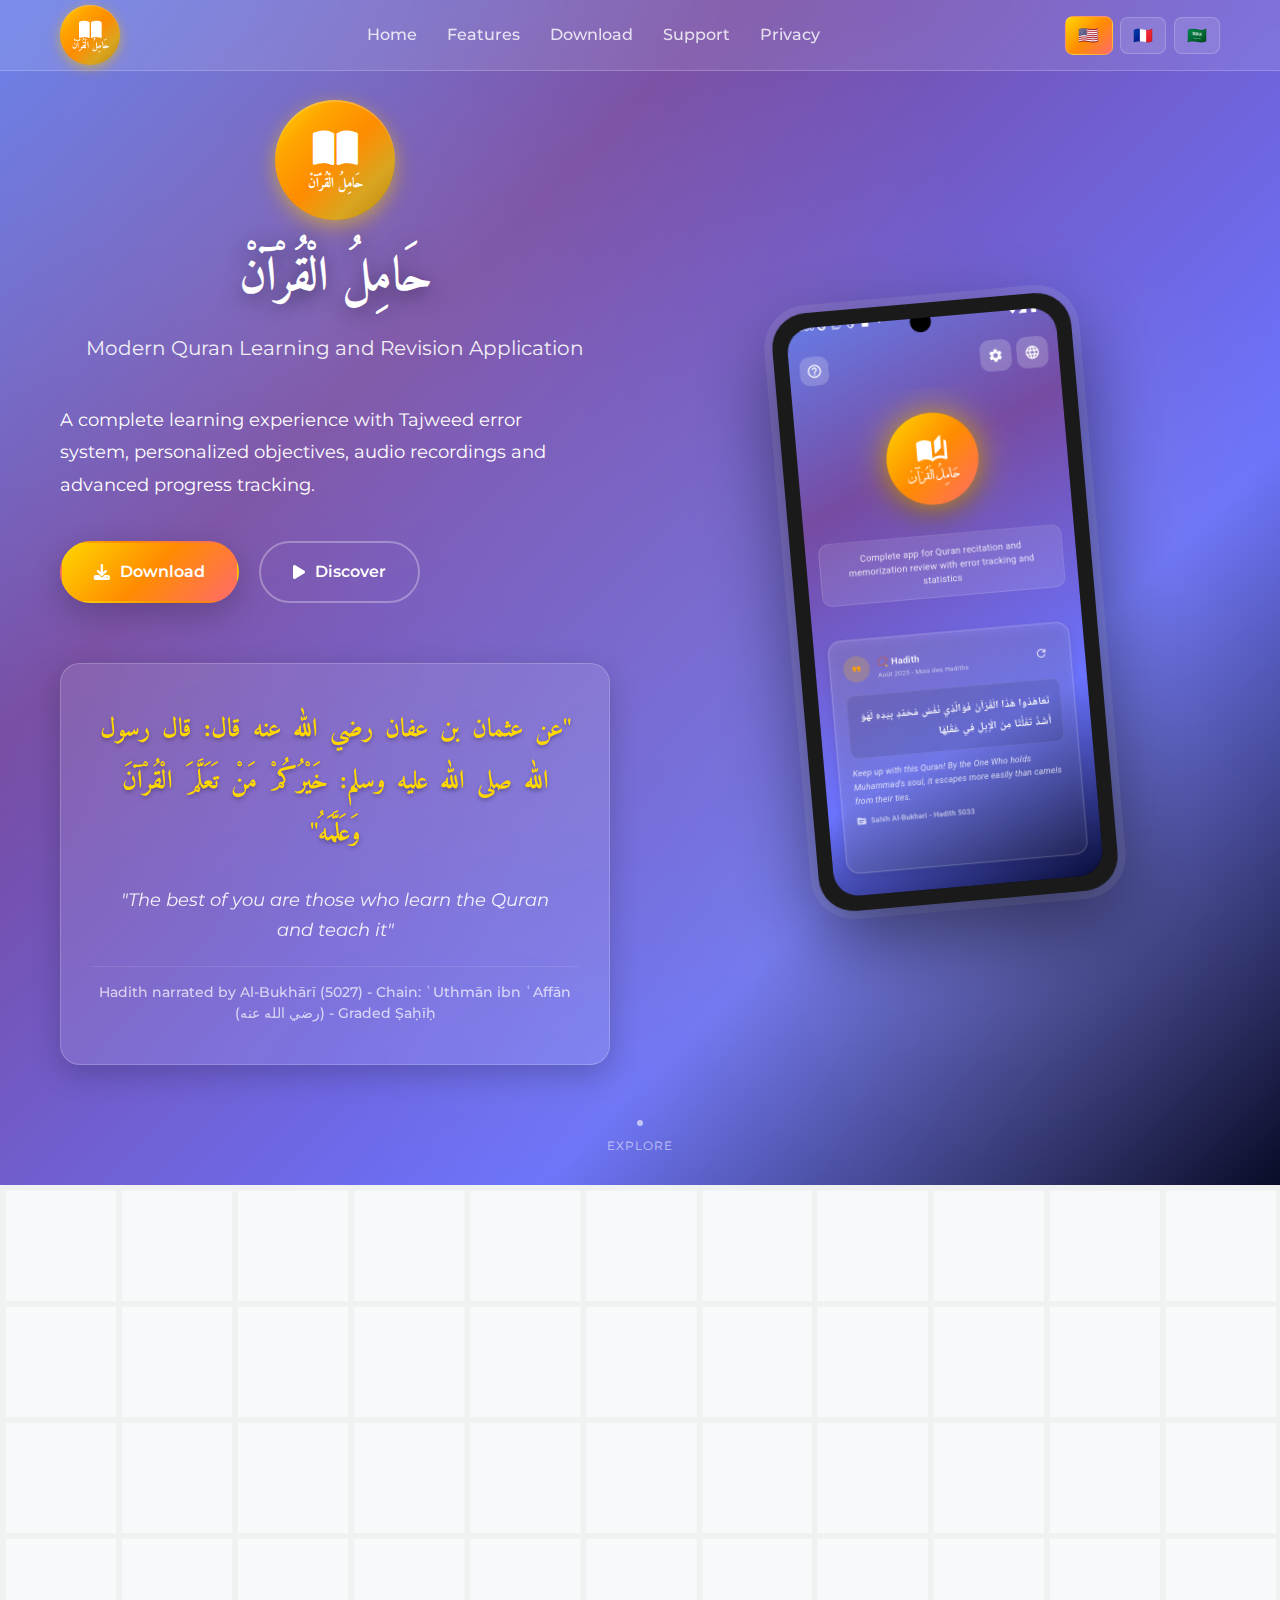
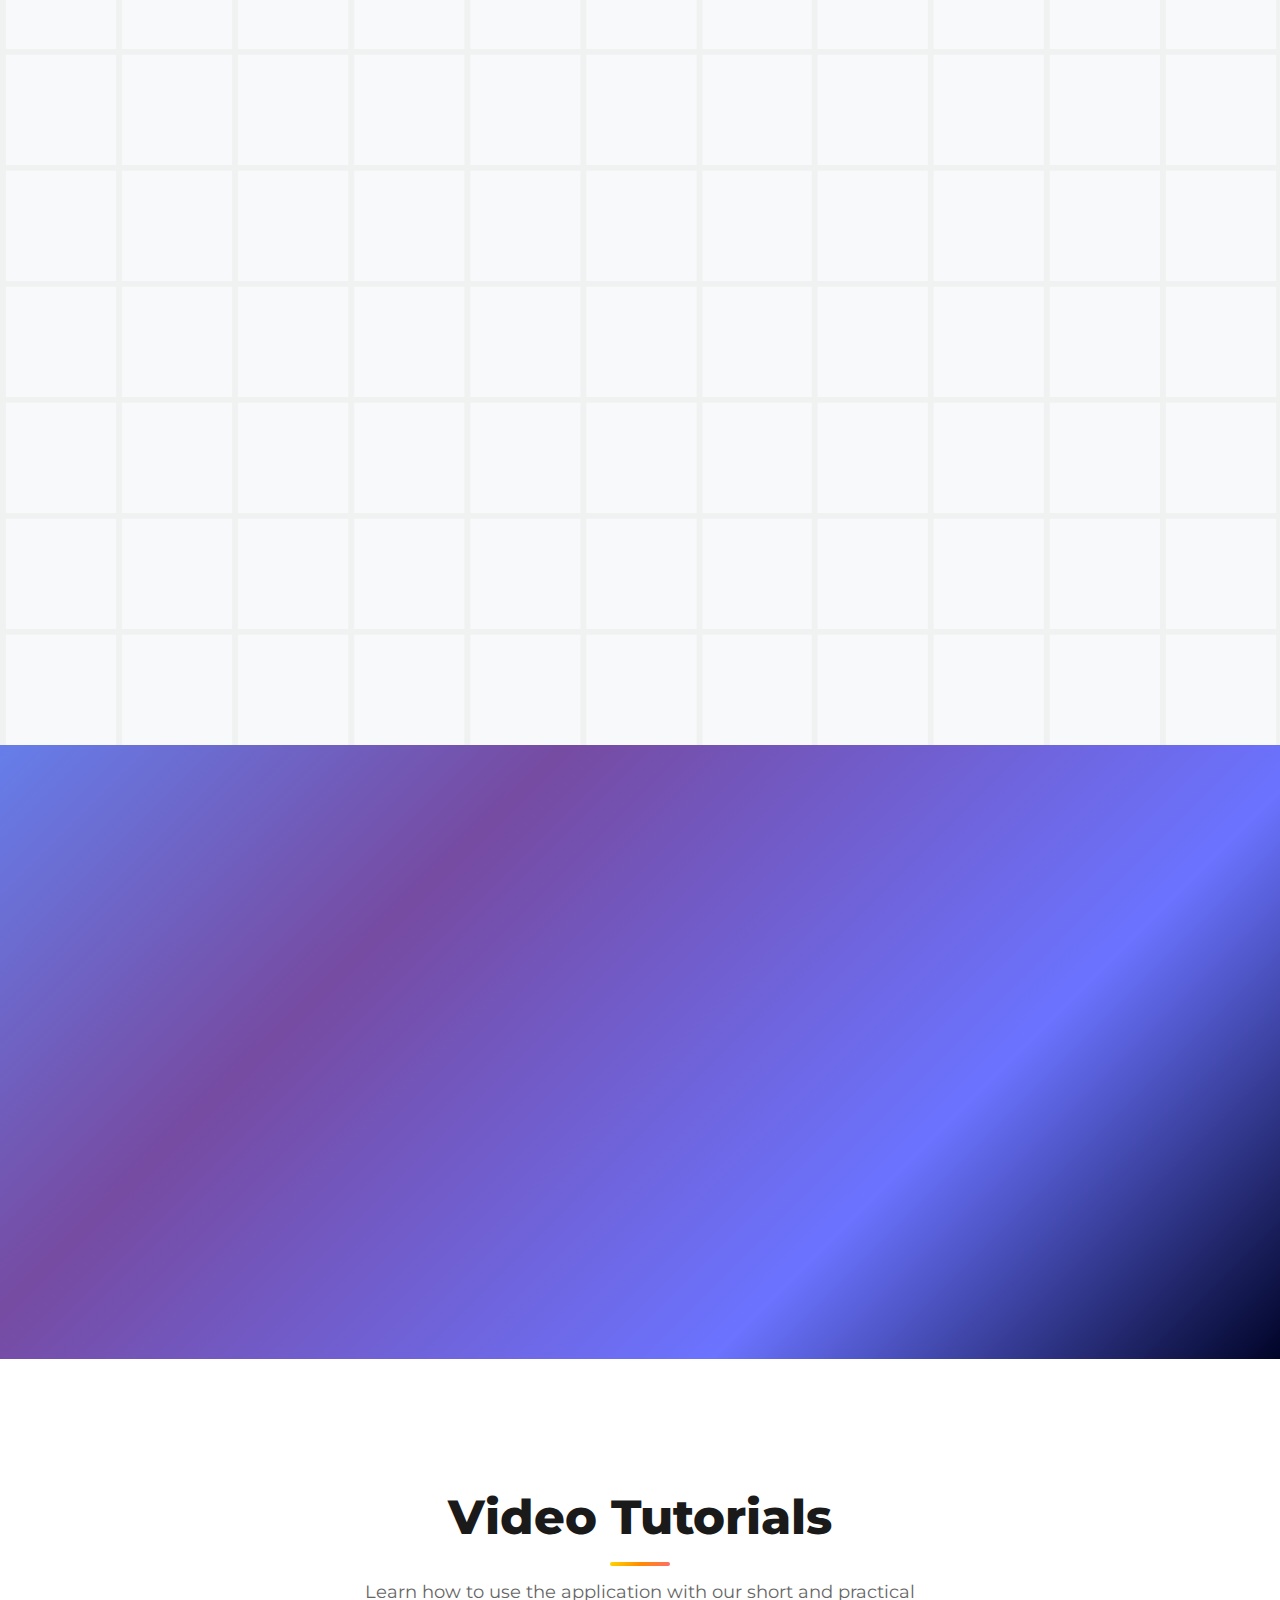
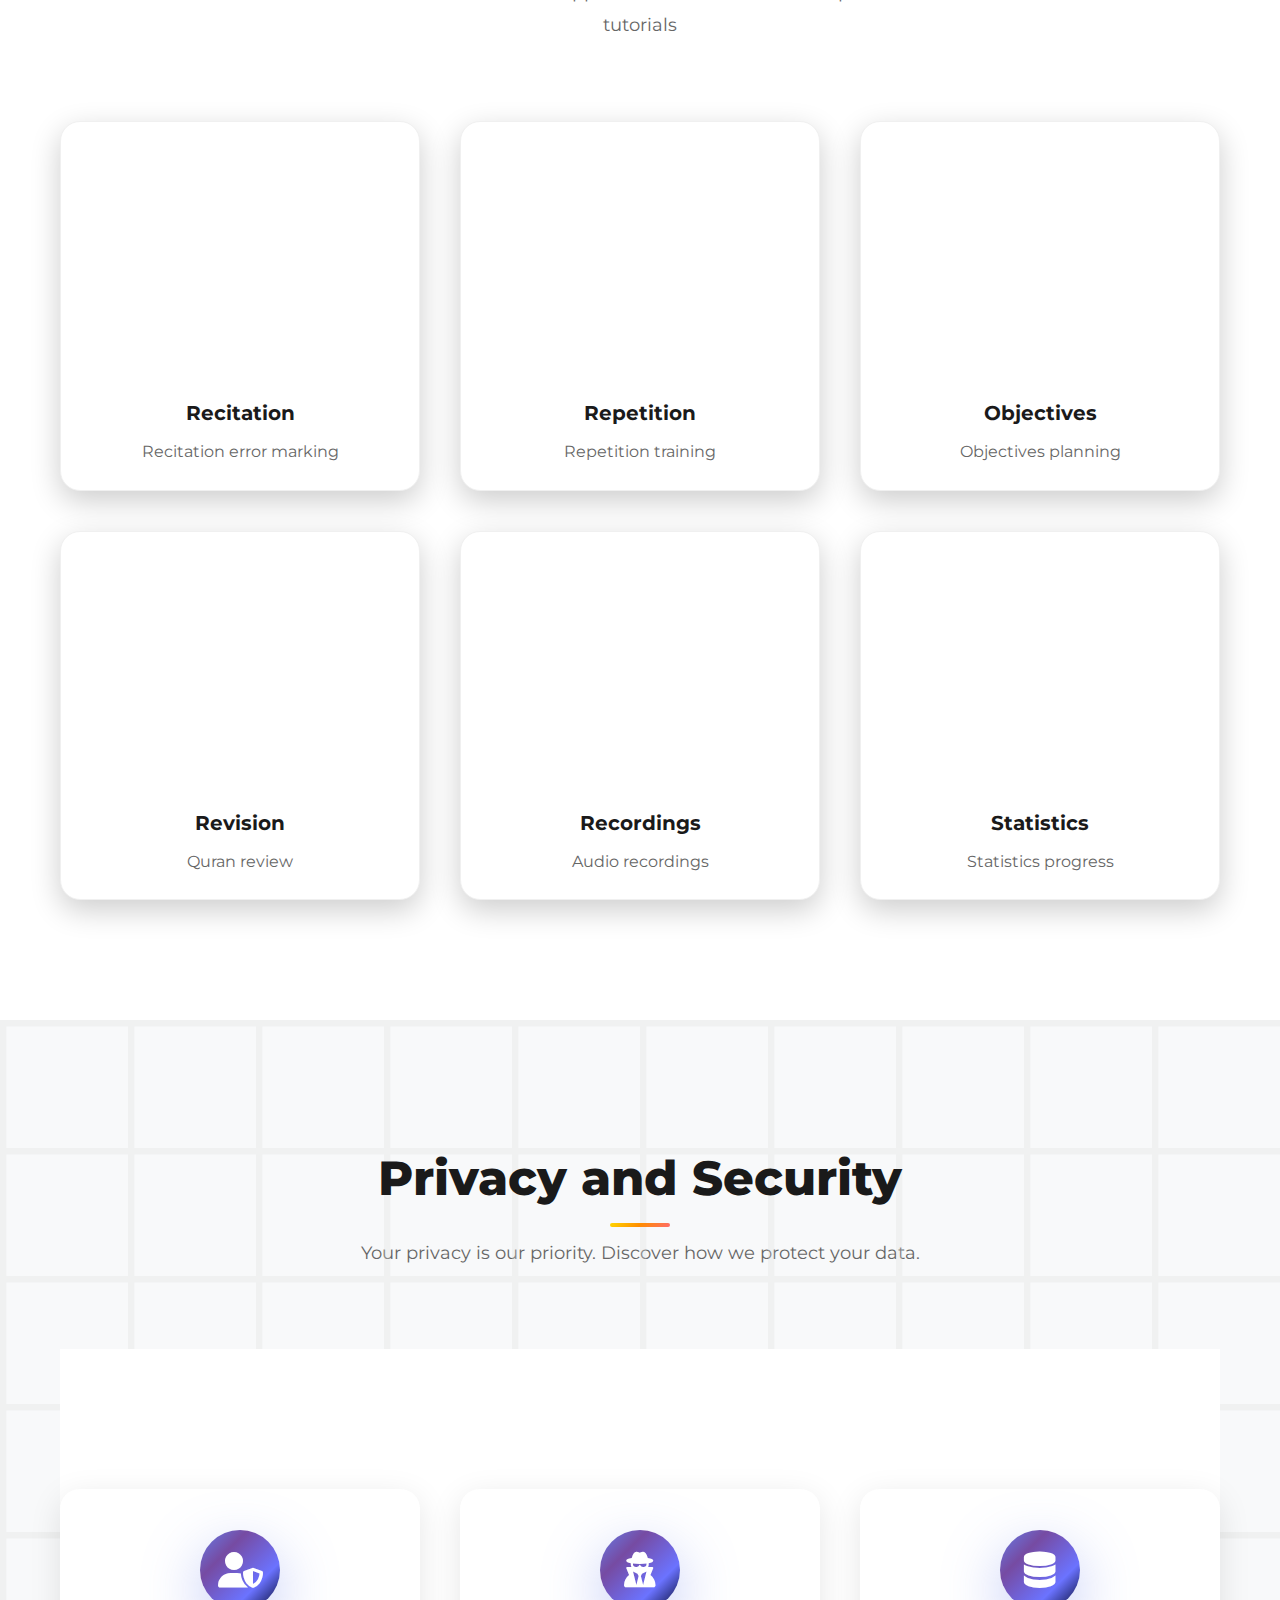
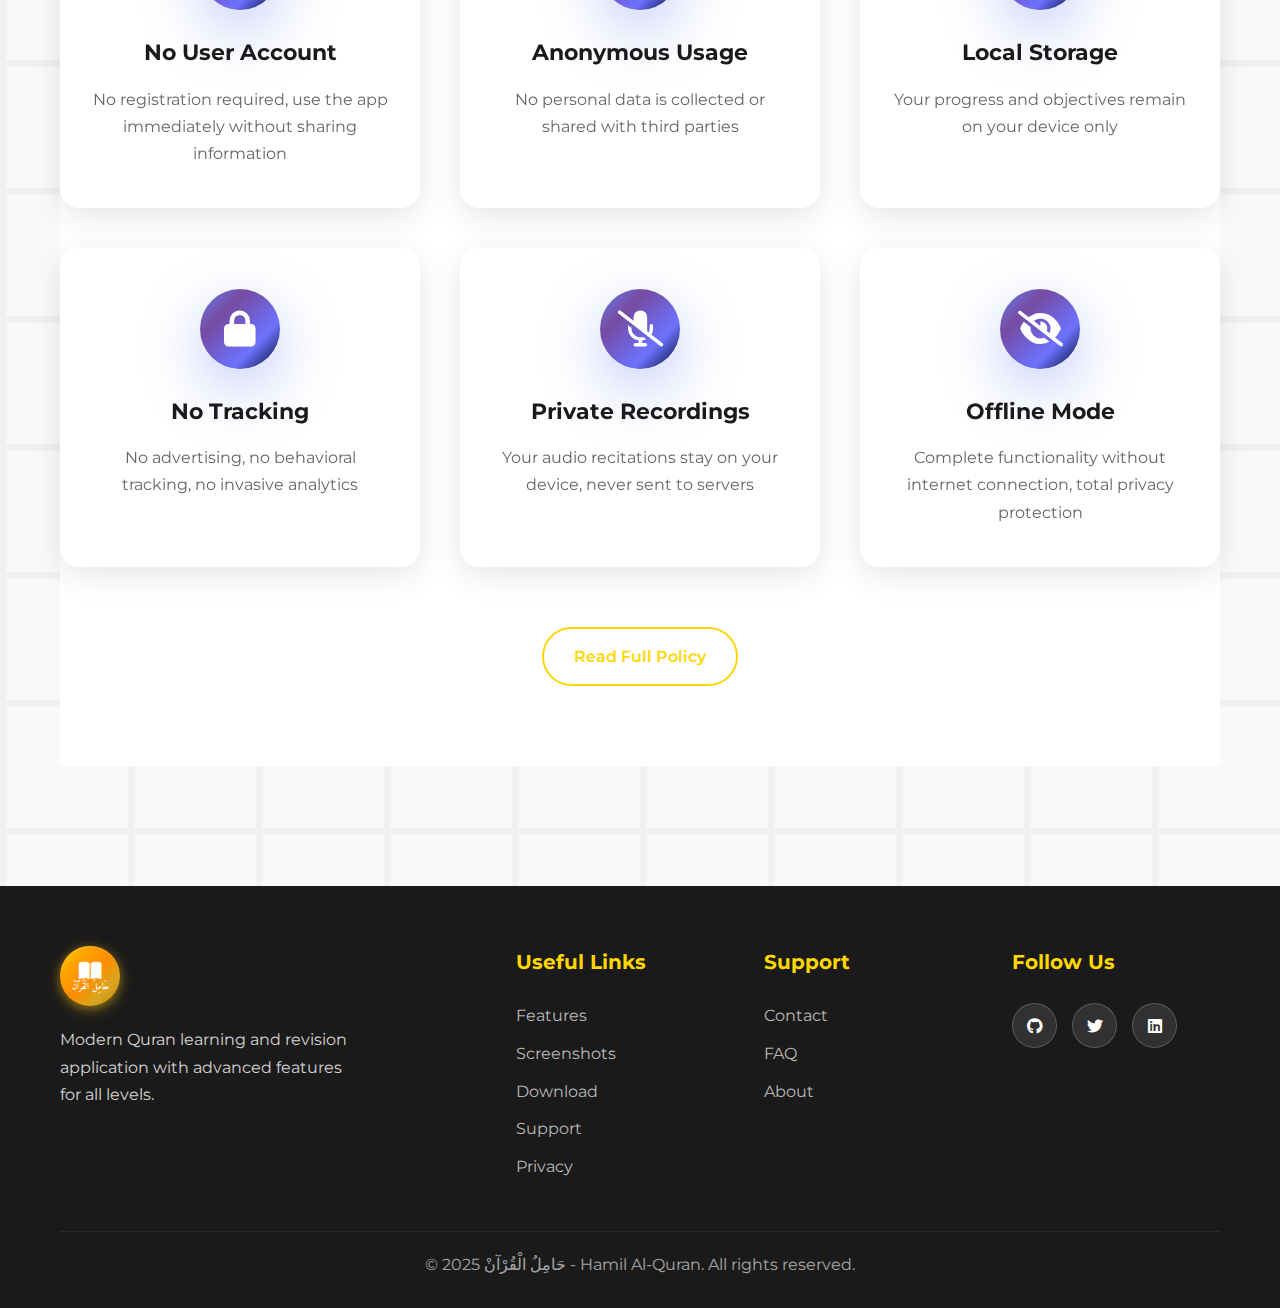
<file: index.html>
<!DOCTYPE html>
<html lang="fr" dir="ltr">
<head>
    <meta charset="UTF-8">
    <meta name="viewport" content="width=device-width, initial-scale=1.0">
    <meta name="description" content="حَامِلُ الْقُرْآنْ - Application moderne d'apprentissage et de révision du Coran avec système d'erreurs Tajweed, objectifs mensuels et enregistrements audio.">
    <meta name="keywords" content="Coran, Quran, Tajweed, Islam, apprentissage, mémorisation, récitation, arabe">
    <meta name="author" content="Yahia Elechi">
    
    <!-- Open Graph / Facebook -->
    <meta property="og:type" content="website">
    <meta property="og:url" content="https://hamil-al-quran.com">
    <meta property="og:title" content="حَامِلُ الْقُرْآنْ - Hamil Al-Quran">
    <meta property="og:description" content="Application moderne d'apprentissage et de révision du Coran">
    <meta property="og:image" content="https://hamil-al-quran.com/assets/app-preview.jpg">

    <!-- Twitter -->
    <meta property="twitter:card" content="summary_large_image">
    <meta property="twitter:url" content="https://hamil-al-quran.com">
    <meta property="twitter:title" content="حَامِلُ الْقُرْآنْ - Hamil Al-Quran">
    <meta property="twitter:description" content="Application moderne d'apprentissage et de révision du Coran">
    <meta property="twitter:image" content="https://hamil-al-quran.com/assets/app-preview.jpg">

    <title>حَامِلُ الْقُرْآنْ - Hamil Al-Quran | Application d'apprentissage du Coran</title>
    
    <!-- Google Fonts -->
    <link rel="preconnect" href="https://fonts.googleapis.com">
    <link rel="preconnect" href="https://fonts.gstatic.com" crossorigin>
    <link href="https://fonts.googleapis.com/css2?family=Montserrat:wght@300;400;500;600;700;800;900&family=Amiri:wght@400;700&display=swap" rel="stylesheet">
    
    <!-- Font Awesome -->
    <link rel="stylesheet" href="https://cdnjs.cloudflare.com/ajax/libs/font-awesome/6.4.0/css/all.min.css">
    
    <!-- Swiper.js CSS -->
    <link rel="stylesheet" href="https://cdn.jsdelivr.net/npm/swiper@11/swiper-bundle.min.css" />
    
    <!-- Custom CSS -->
    <link rel="stylesheet" href="css/styles.css">
</head>
<body>
    <!-- Navigation -->
    <nav class="navbar" id="navbar">
        <div class="nav-container">
            <div class="nav-brand">
                <div class="app-logo-circle">
                    <div class="logo-content">
                        <i class="fas fa-book-open"></i>
                        <span class="app-name-arabic" lang="ar">حَامِلُ الْقُرْآنْ</span>
                    </div>
                </div>
            </div>
            
            <div class="nav-menu" id="nav-menu">
                <a href="#home" class="nav-link" data-i18n="nav-home">Accueil</a>
                <a href="#features" class="nav-link" data-i18n="nav-features">Fonctionnalités</a>
                <a href="#download" class="nav-link" data-i18n="nav-download">Télécharger</a>
                <a href="#tutorials" class="nav-link" data-i18n="nav-support">Support</a>
                <a href="#privacy" class="nav-link" data-i18n="nav-privacy">Confidentialité</a>
            </div>
            
            <div class="nav-controls">
                <div class="language-selector">
                    <button class="lang-btn active" data-lang="en">🇺🇸</button>
                    <button class="lang-btn" data-lang="fr">🇫🇷</button>
                    <button class="lang-btn" data-lang="ar">🇸🇦</button>
                </div>
                <div class="nav-toggle" id="nav-toggle">
                    <span class="bar"></span>
                    <span class="bar"></span>
                    <span class="bar"></span>
                </div>
            </div>
        </div>
    </nav>

    <!-- Hero Section -->
    <section id="home" class="hero">
        <div class="hero-background">
            <div class="gradient-overlay"></div>
            <div class="pattern-overlay"></div>
        </div>
        
        <div class="hero-container">
            <div class="hero-content">
                <div class="hero-logo animate-fade-up">
                    <div class="hero-app-logo-circle">
                        <div class="hero-logo-content">
                            <i class="fas fa-book-open"></i>
                            <span class="hero-app-name-arabic" lang="ar">حَامِلُ الْقُرْآنْ</span>
                        </div>
                    </div>
                    <h1 class="hero-title" lang="ar">حَامِلُ الْقُرْآنْ</h1>
                    <p class="hero-subtitle" data-i18n="hero-subtitle">
                        Application moderne d'apprentissage et de révision du Coran
                    </p>
                </div>
                
                <div class="hero-description animate-fade-up" data-delay="200">
                    <p data-i18n="hero-description">
                        Une expérience d'apprentissage complète avec système d'erreurs Tajweed, 
                        objectifs personnalisés, enregistrements audio et suivi de progression avancé.
                    </p>
                </div>
                
                <div class="hero-buttons animate-fade-up" data-delay="400">
                    <a href="#download" class="btn btn-primary">
                        <i class="fas fa-download"></i>
                        <span data-i18n="btn-download">Télécharger</span>
                    </a>
                    <a href="#features" class="btn btn-secondary">
                        <i class="fas fa-play"></i>
                        <span data-i18n="btn-discover">Découvrir</span>
                    </a>
                </div>
                
                <!-- Citation inspirante -->
                <div class="hero-quote animate-fade-up" data-delay="600">
                    <div class="quote-content">
                        <div class="quote-text" data-i18n="hero-quote">
"خَيْرُكُمْ مَنْ تَعَلَّمَ الْقُرْآنَ وَعَلَّمَهُ"
                        </div>
                        <div class="quote-translation" data-i18n="hero-quote-translation">
"Le meilleur d'entre vous est celui qui apprend le Coran et l'enseigne"
                        </div>
                        <div class="quote-reference" data-i18n="hero-quote-reference">
Hadith rapporté par Al-Bukhārī
                        </div>
                    </div>
                </div>
            </div>
            
            <div class="hero-visual animate-fade-left">
                <div class="phone-mockup">
                    <div class="phone-frame">
                        <div class="phone-screen">
                            <!-- Mini carrousel pour la maquette iPhone -->
                            <div class="swiper phone-swiper">
                                <div class="swiper-wrapper">
                                    <div class="swiper-slide">
                                        <img src="assets/Screenshot_1754577052.png" alt="Écran d'accueil" class="screen-image">
                                    </div>
                                    <div class="swiper-slide">
                                        <img src="assets/Screenshot_1754579705.png" alt="Interface Mushaf" class="screen-image">
                                    </div>
                                    <div class="swiper-slide">
                                        <img src="assets/Screenshot_1754582841.png" alt="Système de révision" class="screen-image">
                                    </div>
                                    <div class="swiper-slide">
                                        <img src="assets/Screenshot_1754582875.png" alt="Enregistrements audio" class="screen-image">
                                    </div>
                                    <div class="swiper-slide">
                                        <img src="assets/Screenshot_1754582892.png" alt="Gestion des profils" class="screen-image">
                                    </div>
                                    <div class="swiper-slide">
                                        <img src="assets/Screenshot_1754582936.png" alt="Statistiques" class="screen-image">
                                    </div>
                                    <div class="swiper-slide">
                                        <img src="assets/Screenshot_1754583012.png" alt="Objectifs" class="screen-image">
                                    </div>
                                    <div class="swiper-slide">
                                        <img src="assets/Screenshot_1754583020.png" alt="Navigation Mushaf" class="screen-image">
                                    </div>
                                </div>
                            </div>
                            <div class="screen-overlay"></div>
                        </div>
                        <div class="phone-notch"></div>
                    </div>
                </div>
            </div>
        </div>
        
        <div class="scroll-indicator animate-bounce">
            <div class="scroll-dot"></div>
            <div class="scroll-text" data-i18n="scroll-hint">Découvrir</div>
        </div>
    </section>

    <!-- Features Section -->
    <section id="features" class="features">
        <div class="container">
            <div class="section-header animate-fade-up">
                <h2 class="section-title" data-i18n="features-title">Fonctionnalités Principales</h2>
                <p class="section-description" data-i18n="features-description">
                    Une suite complète d'outils pour l'apprentissage et la révision du Coran
                </p>
            </div>
            
            <div class="features-grid">
                <div class="feature-card animate-fade-up" data-delay="100">
                    <div class="feature-icon">
                        <i class="fas fa-book-open"></i>
                    </div>
                    <h3 class="feature-title" data-i18n="feature-mushaf-title">Mushaf Interactif</h3>
                    <p class="feature-description" data-i18n="feature-mushaf-desc">
                        Naviguez dans le Coran avec 6 riwaya différentes (Hafs, Warsh, Al-Bazzi, etc.) 
                        en haute qualité avec interface tactile intuitive.
                    </p>
                </div>
                
                <div class="feature-card animate-fade-up" data-delay="200">
                    <div class="feature-icon">
                        <i class="fas fa-microphone"></i>
                    </div>
                    <h3 class="feature-title" data-i18n="feature-audio-title">Enregistrements Audio</h3>
                    <p class="feature-description" data-i18n="feature-audio-desc">
                        Enregistrez votre récitation avec le système Tasmi3, 
                        écoutez vos progrès et partagez avec votre enseignant.
                    </p>
                </div>
                
                <div class="feature-card animate-fade-up" data-delay="300">
                    <div class="feature-icon">
                        <i class="fas fa-spell-check"></i>
                    </div>
                    <h3 class="feature-title" data-i18n="feature-tajweed-title">Erreurs Tajweed</h3>
                    <p class="feature-description" data-i18n="feature-tajweed-desc">
                        Système avancé de marquage des erreurs avec 12+ types d'erreurs Tajweed, 
                        commentaires et statistiques détaillées.
                    </p>
                </div>
                
                <div class="feature-card animate-fade-up" data-delay="400">
                    <div class="feature-icon">
                        <i class="fas fa-bullseye"></i>
                    </div>
                    <h3 class="feature-title" data-i18n="feature-objectives-title">Objectifs Personnalisés</h3>
                    <p class="feature-description" data-i18n="feature-objectives-desc">
                        Définissez vos objectifs mensuels et annuels, 
                        suivez votre progression avec des statistiques visuelles.
                    </p>
                </div>
                
                <div class="feature-card animate-fade-up" data-delay="500">
                    <div class="feature-icon">
                        <i class="fas fa-repeat"></i>
                    </div>
                    <h3 class="feature-title" data-i18n="feature-tekrar-title">Système Tekrar</h3>
                    <p class="feature-description" data-i18n="feature-tekrar-desc">
                        Créez des compteurs de répétition pour sourates, pages ou versets 
                        avec suivi automatique de progression.
                    </p>
                </div>
                
                <div class="feature-card animate-fade-up" data-delay="600">
                    <div class="feature-icon">
                        <i class="fas fa-chart-line"></i>
                    </div>
                    <h3 class="feature-title" data-i18n="feature-stats-title">Statistiques Avancées</h3>
                    <p class="feature-description" data-i18n="feature-stats-desc">
                        Visualisez vos progrès avec graphiques détaillés, 
                        jours consécutifs et analyse des erreurs par sourate.
                    </p>
                </div>
            </div>
        </div>
    </section>



    <!-- Download Section -->
    <section id="download" class="download">
        <div class="container">
            <div class="download-content animate-fade-up">
                <h2 class="section-title" data-i18n="download-title">Télécharger l'Application</h2>
                <p class="section-description" data-i18n="download-description">
                    Disponible gratuitement sur toutes les plateformes
                </p>
                
                <div class="download-buttons">
                    <a href="#" class="download-btn android" data-platform="android">
                        <div class="btn-icon">
                            <i class="fab fa-google-play"></i>
                        </div>
                        <div class="btn-text">
                            <span class="btn-subtitle" data-i18n="download-on">Disponible sur</span>
                            <span class="btn-title">Google Play</span>
                        </div>
                    </a>
                    
                    <a href="#" class="download-btn ios" data-platform="ios">
                        <div class="btn-icon">
                            <i class="fab fa-apple"></i>
                        </div>
                        <div class="btn-text">
                            <span class="btn-subtitle" data-i18n="download-on">Disponible sur</span>
                            <span class="btn-title">App Store</span>
                        </div>
                    </a>
                    
                    <a href="https://github.com/Yahia-ELECHI/hamil-al-quran-website/releases/latest/download/HamilAlQuran_Setup_2.0.3.exe" class="download-btn windows" data-platform="windows">
                        <div class="btn-icon">
                            <i class="fab fa-windows"></i>
                        </div>
                        <div class="btn-text">
                            <span class="btn-subtitle" data-i18n="download-for">Pour</span>
                            <span class="btn-title">Windows</span>
                        </div>
                    </a>
                </div>
                
                <div class="download-info">
                    <div class="info-item">
                        <i class="fas fa-shield-alt"></i>
                        <span data-i18n="download-secure">100% Sécurisé</span>
                    </div>
                    <div class="info-item">
                        <i class="fas fa-gift"></i>
                        <span data-i18n="download-free">Entièrement Gratuit</span>
                    </div>
                    <div class="info-item">
                        <i class="fas fa-globe"></i>
                        <span data-i18n="download-multilang">Multilingue</span>
                    </div>
                </div>
            </div>
        </div>
    </section>

    <!-- Tutoriel Section -->
    <section id="tutorials" class="tutorials">
        <div class="container">
            <div class="section-header">
                <h2 class="section-title" data-i18n="tutorials-title">Tutoriels Vidéo</h2>
                <p class="section-description" data-i18n="tutorials-description">
                    Découvrez comment utiliser l'application avec nos tutoriels courts et pratiques
                </p>
            </div>
            
            <div class="tutorials-grid">
                <div class="tutorial-card">
                    <div class="tutorial-video">
                        <iframe 
                            src="https://www.youtube.com/embed/fWqpaLNafic?rel=0&modestbranding=1&showinfo=0" 
                            title="Tutoriel 1" 
                            frameborder="0" 
                            allow="accelerometer; autoplay; clipboard-write; encrypted-media; gyroscope; picture-in-picture; web-share" 
                            allowfullscreen>
                        </iframe>
                    </div>
                    <div class="tutorial-info">
                        <h3 data-i18n="tutorial-1-title">Première utilisation</h3>
                        <p data-i18n="tutorial-1-desc">Apprenez les bases de l'application</p>
                    </div>
                </div>

                <div class="tutorial-card">
                    <div class="tutorial-video">
                        <iframe 
                            src="https://www.youtube.com/embed/VlVhDXh9hGk?rel=0&modestbranding=1&showinfo=0" 
                            title="Tutoriel 2" 
                            frameborder="0" 
                            allow="accelerometer; autoplay; clipboard-write; encrypted-media; gyroscope; picture-in-picture; web-share" 
                            allowfullscreen>
                        </iframe>
                    </div>
                    <div class="tutorial-info">
                        <h3 data-i18n="tutorial-2-title">Système de révision</h3>
                        <p data-i18n="tutorial-2-desc">Créez vos objectifs de révision</p>
                    </div>
                </div>

                <div class="tutorial-card">
                    <div class="tutorial-video">
                        <iframe 
                            src="https://www.youtube.com/embed/Vgbyqc4CI1M?rel=0&modestbranding=1&showinfo=0" 
                            title="Tutoriel 3" 
                            frameborder="0" 
                            allow="accelerometer; autoplay; clipboard-write; encrypted-media; gyroscope; picture-in-picture; web-share" 
                            allowfullscreen>
                        </iframe>
                    </div>
                    <div class="tutorial-info">
                        <h3 data-i18n="tutorial-3-title">Détection d'erreurs Tajweed</h3>
                        <p data-i18n="tutorial-3-desc">Utilisez le système d'analyse audio</p>
                    </div>
                </div>

                <div class="tutorial-card">
                    <div class="tutorial-video">
                        <iframe 
                            src="https://www.youtube.com/embed/WwOagX3vJdA?rel=0&modestbranding=1&showinfo=0" 
                            title="Tutoriel 4" 
                            frameborder="0" 
                            allow="accelerometer; autoplay; clipboard-write; encrypted-media; gyroscope; picture-in-picture; web-share" 
                            allowfullscreen>
                        </iframe>
                    </div>
                    <div class="tutorial-info">
                        <h3 data-i18n="tutorial-4-title">Différentes Riwaya</h3>
                        <p data-i18n="tutorial-4-desc">Explorez les différentes transmissions du Coran</p>
                    </div>
                </div>

                <div class="tutorial-card">
                    <div class="tutorial-video">
                        <iframe 
                            src="https://www.youtube.com/embed/pD56teN-anU?rel=0&modestbranding=1&showinfo=0" 
                            title="Tutoriel 5" 
                            frameborder="0" 
                            allow="accelerometer; autoplay; clipboard-write; encrypted-media; gyroscope; picture-in-picture; web-share" 
                            allowfullscreen>
                        </iframe>
                    </div>
                    <div class="tutorial-info">
                        <h3 data-i18n="tutorial-5-title">Mémorisation efficace</h3>
                        <p data-i18n="tutorial-5-desc">Techniques avancées de mémorisation du Coran</p>
                    </div>
                </div>

                <div class="tutorial-card">
                    <div class="tutorial-video">
                        <iframe 
                            src="https://www.youtube.com/embed/SM0-SBk898s?rel=0&modestbranding=1&showinfo=0" 
                            title="Tutoriel 6" 
                            frameborder="0" 
                            allow="accelerometer; autoplay; clipboard-write; encrypted-media; gyroscope; picture-in-picture; web-share" 
                            allowfullscreen>
                        </iframe>
                    </div>
                    <div class="tutorial-info">
                        <h3 data-i18n="tutorial-6-title">Suivi des progrès</h3>
                        <p data-i18n="tutorial-6-desc">Analysez votre progression d'apprentissage</p>
                    </div>
                </div>
            </div>
        </div>
    </section>

    <!-- Privacy Section -->
    <section id="privacy" class="privacy">
        <div class="container">
            <div class="section-header">
                <h2 class="section-title" data-i18n="privacy-title">Confidentialité et Sécurité</h2>
                <p class="section-description" data-i18n="privacy-description">
                    Votre confidentialité est notre priorité. Découvrez comment nous protégeons vos données.
                </p>
            </div>
            
            <div class="privacy-content">
                <div class="privacy-features">
                    <div class="privacy-feature">
                        <div class="privacy-icon">
                            <i class="fas fa-user-shield"></i>
                        </div>
                        <h3 data-i18n="privacy-no-account-title">Sans Compte Utilisateur</h3>
                        <p data-i18n="privacy-no-account-desc">Aucune inscription requise, utilisez l'application immédiatement sans partager d'informations</p>
                    </div>

                    <div class="privacy-feature">
                        <div class="privacy-icon">
                            <i class="fas fa-user-secret"></i>
                        </div>
                        <h3 data-i18n="privacy-anonymous-title">Utilisation Anonyme</h3>
                        <p data-i18n="privacy-anonymous-desc">Aucune donnée personnelle n'est collectée ou partagée avec des tiers</p>
                    </div>

                    <div class="privacy-feature">
                        <div class="privacy-icon">
                            <i class="fas fa-database"></i>
                        </div>
                        <h3 data-i18n="privacy-local-title">Stockage Local</h3>
                        <p data-i18n="privacy-local-desc">Vos progrès et objectifs restent sur votre appareil uniquement</p>
                    </div>

                    <div class="privacy-feature">
                        <div class="privacy-icon">
                            <i class="fas fa-lock"></i>
                        </div>
                        <h3 data-i18n="privacy-no-tracking-title">Aucun Tracking</h3>
                        <p data-i18n="privacy-no-tracking-desc">Pas de publicité, pas de suivi comportemental, pas d'analytics invasifs</p>
                    </div>

                    <div class="privacy-feature">
                        <div class="privacy-icon">
                            <i class="fas fa-microphone-slash"></i>
                        </div>
                        <h3 data-i18n="privacy-audio-title">Enregistrements Privés</h3>
                        <p data-i18n="privacy-audio-desc">Vos récitations audio restent sur votre appareil, jamais envoyées vers des serveurs</p>
                    </div>

                    <div class="privacy-feature">
                        <div class="privacy-icon">
                            <i class="fas fa-eye-slash"></i>
                        </div>
                        <h3 data-i18n="privacy-offline-title">Mode Hors-ligne</h3>
                        <p data-i18n="privacy-offline-desc">Fonctionnement complet sans connexion internet, protection totale de la vie privée</p>
                    </div>
                </div>

                <div class="privacy-cta">
                    <a href="privacy.html" class="btn btn-outline" data-i18n="privacy-policy-btn">Lire la Politique Complète</a>
                </div>
            </div>
        </div>
    </section>

    <!-- Footer -->
    <footer class="footer">
        <div class="container">
            <div class="footer-content">
                <div class="footer-section">
                    <div class="footer-logo">
                        <div class="app-logo-circle">
                            <div class="logo-content">
                                <i class="fas fa-book-open"></i>
                                <span class="app-name-arabic" lang="ar">حَامِلُ الْقُرْآنْ</span>
                            </div>
                        </div>
                    </div>
                    <p class="footer-description" data-i18n="footer-description">
                        Application moderne d'apprentissage et de révision du Coran 
                        avec fonctionnalités avancées pour tous les niveaux.
                    </p>
                </div>
                
                <div class="footer-section">
                    <h3 class="footer-title" data-i18n="footer-links">Liens Utiles</h3>
                    <ul class="footer-links">
                        <li><a href="#features" data-i18n="nav-features">Fonctionnalités</a></li>
                        <li><a href="#screenshots" data-i18n="nav-screenshots">Captures</a></li>
                        <li><a href="#download" data-i18n="nav-download">Télécharger</a></li>
                        <li><a href="#tutorials" data-i18n="nav-support">Support</a></li>
                        <li><a href="privacy.html" data-i18n="nav-privacy">Confidentialité</a></li>
                    </ul>
                </div>
                
                <div class="footer-section">
                    <h3 class="footer-title" data-i18n="footer-support">Support</h3>
                    <ul class="footer-links">
                        <li><a href="contact.html" data-i18n="footer-contact">Contact</a></li>
                        <li><a href="faq.html" data-i18n="footer-faq">FAQ</a></li>
                        <li><a href="about.html" data-i18n="footer-about">À propos</a></li>
                    </ul>
                </div>
                
                <div class="footer-section">
                    <h3 class="footer-title" data-i18n="footer-follow">Nous Suivre</h3>
                    <div class="social-links">
                        <a href="#" class="social-link" title="GitHub">
                            <i class="fab fa-github"></i>
                        </a>
                        <a href="#" class="social-link" title="Twitter">
                            <i class="fab fa-twitter"></i>
                        </a>
                        <a href="#" class="social-link" title="LinkedIn">
                            <i class="fab fa-linkedin"></i>
                        </a>
                    </div>
                </div>
            </div>
            
            <div class="footer-bottom">
                <p data-i18n="footer-copyright">
                    © 2024 حَامِلُ الْقُرْآنْ - Hamil Al-Quran. Tous droits réservés.
                </p>
            </div>
        </div>
    </footer>

    <!-- Swiper.js JavaScript -->
    <script src="https://cdn.jsdelivr.net/npm/swiper@11/swiper-bundle.min.js"></script>
    
    <!-- Scripts personnalisés -->
    <script src="js/animations.js"></script>
    <script src="js/i18n.js"></script>
    <script src="js/main.js"></script>
</body>
</html>
</file>
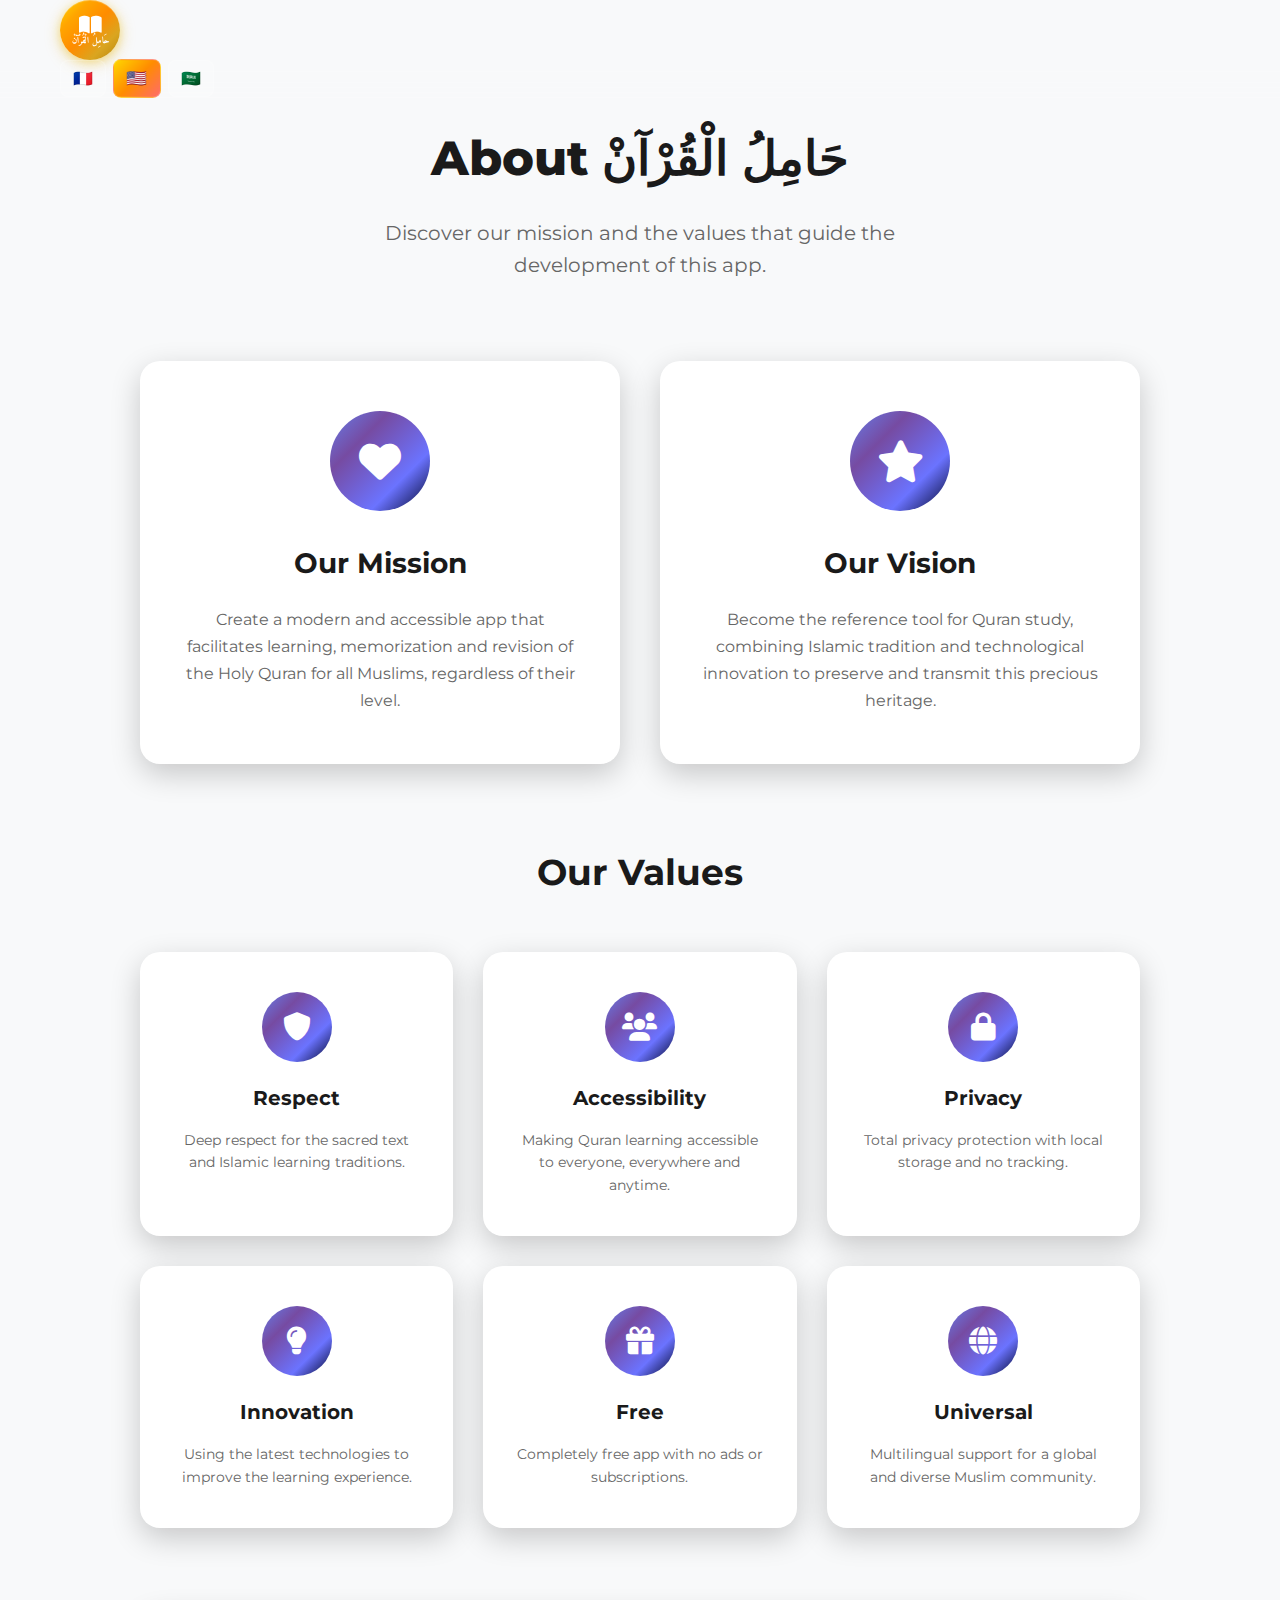
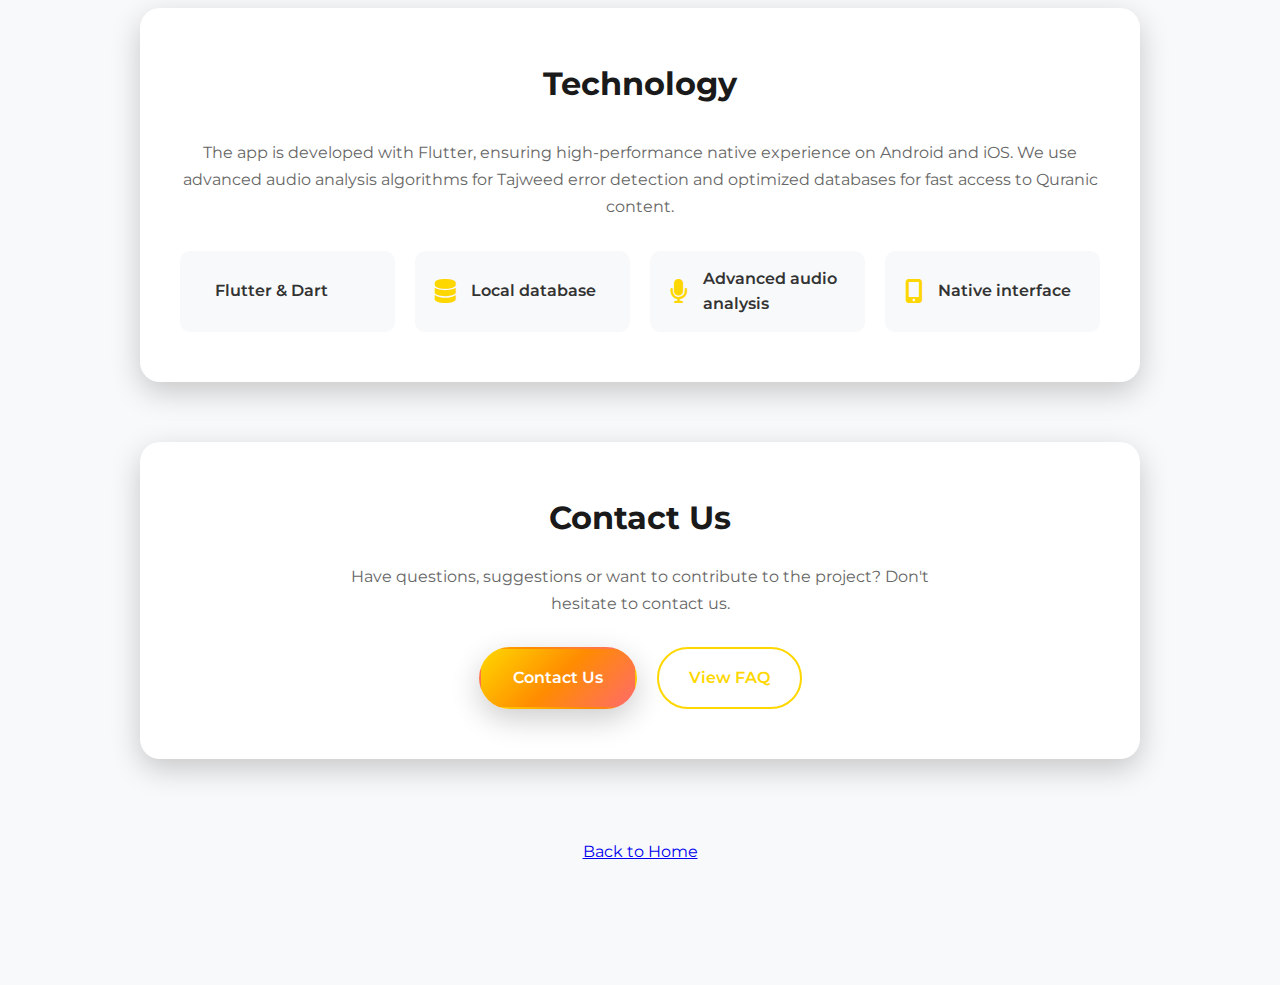
<file: about.html>
<!DOCTYPE html>
<html lang="fr">
<head>
    <meta charset="UTF-8">
    <meta name="viewport" content="width=device-width, initial-scale=1.0">
    <title>À propos - حَامِلُ الْقُرْآنْ</title>
    <link rel="stylesheet" href="css/styles.css">
    <link href="https://fonts.googleapis.com/css2?family=Amiri:wght@400;700&family=Montserrat:wght@300;400;500;600;700;800;900&display=swap" rel="stylesheet">
    <link rel="stylesheet" href="https://cdnjs.cloudflare.com/ajax/libs/font-awesome/6.0.0/css/all.min.css">
</head>
<body>
    <!-- Navbar -->
    <nav class="navbar">
        <div class="container">
            <div class="nav-content">
                <div class="app-logo-circle">
                    <div class="logo-content">
                        <i class="fas fa-book-open"></i>
                        <span class="app-name-arabic" lang="ar">حَامِلُ الْقُرْآنْ</span>
                    </div>
                </div>
                
                <div class="navbar-right">
                    <div class="language-selector">
                        <button class="lang-btn" data-lang="fr">🇫🇷</button>
                        <button class="lang-btn active" data-lang="en">🇺🇸</button>
                        <button class="lang-btn" data-lang="ar">🇸🇦</button>
                    </div>
                </div>
            </div>
        </div>
    </nav>

    <!-- About Content -->
    <section class="page-content">
        <div class="container">
            <div class="page-header">
                <h1 class="page-title" data-i18n="about-title">À propos de حَامِلُ الْقُرْآنْ</h1>
                <p class="page-description" data-i18n="about-subtitle">
                    Découvrez notre mission et les valeurs qui guident le développement de cette application.
                </p>
            </div>

            <div class="about-content">
                <div class="about-section">
                    <div class="about-card">
                        <div class="about-icon">
                            <i class="fas fa-heart"></i>
                        </div>
                        <h2 data-i18n="about-mission-title">Notre Mission</h2>
                        <p data-i18n="about-mission-desc">
                            Créer une application moderne et accessible qui facilite l'apprentissage, la mémorisation et la révision du Saint Coran pour tous les musulmans, quel que soit leur niveau.
                        </p>
                    </div>

                    <div class="about-card">
                        <div class="about-icon">
                            <i class="fas fa-star"></i>
                        </div>
                        <h2 data-i18n="about-vision-title">Notre Vision</h2>
                        <p data-i18n="about-vision-desc">
                            Devenir l'outil de référence pour l'étude du Coran, en combinant tradition islamique et innovation technologique pour préserver et transmettre ce précieux héritage.
                        </p>
                    </div>
                </div>

                <div class="about-features">
                    <h2 data-i18n="about-values-title">Nos Valeurs</h2>
                    <div class="values-grid">
                        <div class="value-item">
                            <div class="value-icon">
                                <i class="fas fa-shield-alt"></i>
                            </div>
                            <h3 data-i18n="about-value-respect-title">Respect</h3>
                            <p data-i18n="about-value-respect-desc">
                                Respect profond pour le texte sacré et les traditions d'apprentissage islamiques.
                            </p>
                        </div>

                        <div class="value-item">
                            <div class="value-icon">
                                <i class="fas fa-users"></i>
                            </div>
                            <h3 data-i18n="about-value-accessibility-title">Accessibilité</h3>
                            <p data-i18n="about-value-accessibility-desc">
                                Rendre l'apprentissage du Coran accessible à tous, partout et à tout moment.
                            </p>
                        </div>

                        <div class="value-item">
                            <div class="value-icon">
                                <i class="fas fa-lock"></i>
                            </div>
                            <h3 data-i18n="about-value-privacy-title">Confidentialité</h3>
                            <p data-i18n="about-value-privacy-desc">
                                Protection totale de la vie privée avec stockage local et aucun tracking.
                            </p>
                        </div>

                        <div class="value-item">
                            <div class="value-icon">
                                <i class="fas fa-lightbulb"></i>
                            </div>
                            <h3 data-i18n="about-value-innovation-title">Innovation</h3>
                            <p data-i18n="about-value-innovation-desc">
                                Utilisation des dernières technologies pour améliorer l'expérience d'apprentissage.
                            </p>
                        </div>

                        <div class="value-item">
                            <div class="value-icon">
                                <i class="fas fa-gift"></i>
                            </div>
                            <h3 data-i18n="about-value-free-title">Gratuit</h3>
                            <p data-i18n="about-value-free-desc">
                                Application entièrement gratuite sans publicité ni abonnement.
                            </p>
                        </div>

                        <div class="value-item">
                            <div class="value-icon">
                                <i class="fas fa-globe"></i>
                            </div>
                            <h3 data-i18n="about-value-universal-title">Universel</h3>
                            <p data-i18n="about-value-universal-desc">
                                Support multilingue pour une communauté musulmane globale et diverse.
                            </p>
                        </div>
                    </div>
                </div>

                <div class="about-tech">
                    <h2 data-i18n="about-tech-title">Technologie</h2>
                    <div class="tech-info">
                        <p data-i18n="about-tech-desc">
                            L'application est développée avec Flutter, garantissant une expérience native haute performance sur Android et iOS. 
                            Nous utilisons des algorithmes avancés d'analyse audio pour la détection d'erreurs Tajweed et des bases de données optimisées pour un accès rapide au contenu coranique.
                        </p>
                        
                        <div class="tech-features">
                            <div class="tech-feature">
                                <i class="fab fa-flutter"></i>
                                <span>Flutter & Dart</span>
                            </div>
                            <div class="tech-feature">
                                <i class="fas fa-database"></i>
                                <span data-i18n="about-tech-database">Base de données locale</span>
                            </div>
                            <div class="tech-feature">
                                <i class="fas fa-microphone"></i>
                                <span data-i18n="about-tech-audio">Analyse audio avancée</span>
                            </div>
                            <div class="tech-feature">
                                <i class="fas fa-mobile-alt"></i>
                                <span data-i18n="about-tech-native">Interface native</span>
                            </div>
                        </div>
                    </div>
                </div>

                <div class="about-contact">
                    <h2 data-i18n="about-contact-title">Nous Contacter</h2>
                    <p data-i18n="about-contact-desc">
                        Vous avez des questions, suggestions ou souhaitez contribuer au projet ? N'hésitez pas à nous contacter.
                    </p>
                    <div class="contact-buttons">
                        <a href="contact.html" class="btn btn-primary" data-i18n="about-contact-btn">
                            <i class="fas fa-envelope"></i>
                            Nous Contacter
                        </a>
                        <a href="faq.html" class="btn btn-outline" data-i18n="about-faq-btn">
                            <i class="fas fa-question-circle"></i>
                            Voir la FAQ
                        </a>
                    </div>
                </div>
            </div>

            <!-- Retour à l'accueil -->
            <div class="page-footer">
                <a href="index.html" class="btn-back-home" data-i18n="back-to-home">
                    <i class="fas fa-arrow-left"></i>
                    Retour à l'accueil
                </a>
            </div>
        </div>
    </section>

    <!-- Scripts -->
    <script src="js/i18n.js"></script>
    <script src="js/main.js"></script>
</body>
</html>
</file>
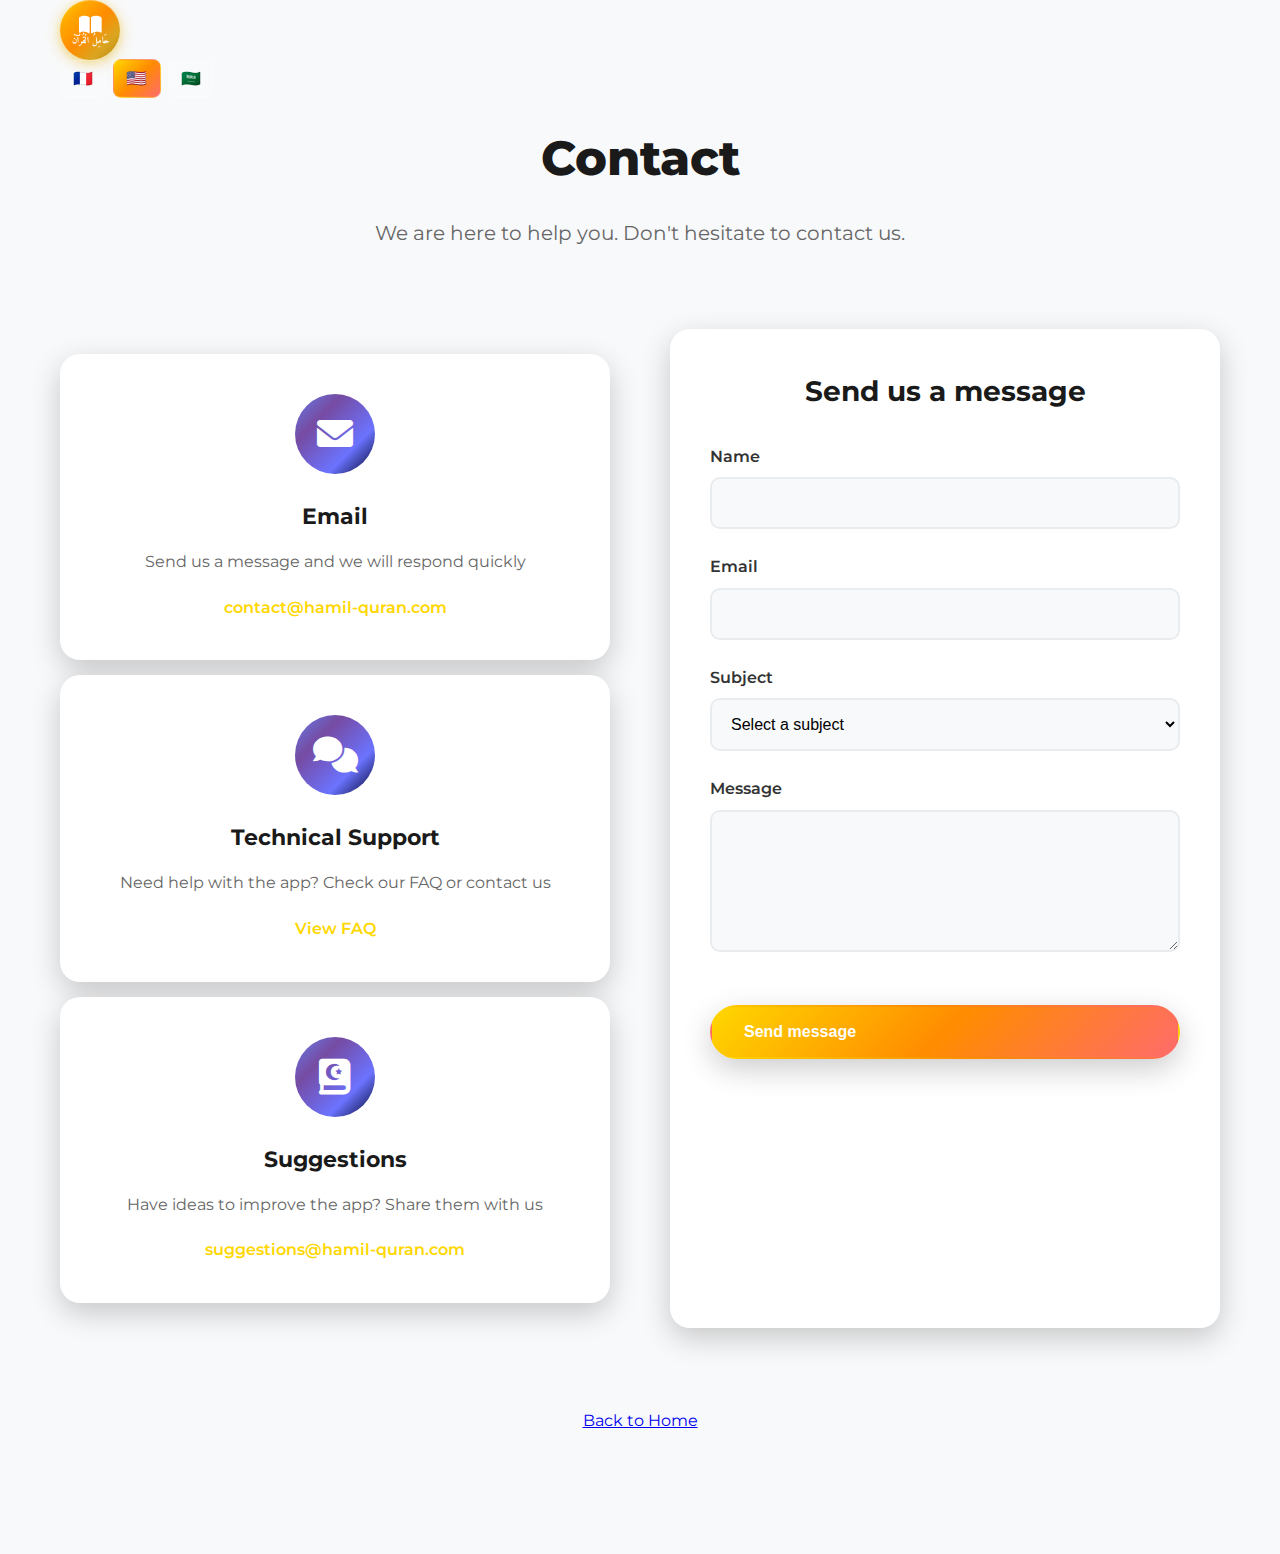
<file: contact.html>
<!DOCTYPE html>
<html lang="fr">
<head>
    <meta charset="UTF-8">
    <meta name="viewport" content="width=device-width, initial-scale=1.0">
    <title>Contact - حَامِلُ الْقُرْآنْ</title>
    <link rel="stylesheet" href="css/styles.css">
    <link href="https://fonts.googleapis.com/css2?family=Amiri:wght@400;700&family=Montserrat:wght@300;400;500;600;700;800;900&display=swap" rel="stylesheet">
    <link rel="stylesheet" href="https://cdnjs.cloudflare.com/ajax/libs/font-awesome/6.0.0/css/all.min.css">
</head>
<body>
    <!-- Navbar -->
    <nav class="navbar">
        <div class="container">
            <div class="nav-content">
                <div class="app-logo-circle">
                    <div class="logo-content">
                        <i class="fas fa-book-open"></i>
                        <span class="app-name-arabic" lang="ar">حَامِلُ الْقُرْآنْ</span>
                    </div>
                </div>
                
                <div class="navbar-right">
                    <div class="language-selector">
                        <button class="lang-btn" data-lang="fr">🇫🇷</button>
                        <button class="lang-btn active" data-lang="en">🇺🇸</button>
                        <button class="lang-btn" data-lang="ar">🇸🇦</button>
                    </div>
                </div>
            </div>
        </div>
    </nav>

    <!-- Contact Content -->
    <section class="page-content">
        <div class="container">
            <div class="page-header">
                <h1 class="page-title" data-i18n="contact-title">Contact</h1>
                <p class="page-description" data-i18n="contact-subtitle">
                    Nous sommes là pour vous aider. N'hésitez pas à nous contacter.
                </p>
            </div>

            <div class="contact-grid">
                <div class="contact-info">
                    <div class="contact-card">
                        <div class="contact-icon">
                            <i class="fas fa-envelope"></i>
                        </div>
                        <h3 data-i18n="contact-email-title">Email</h3>
                        <p data-i18n="contact-email-desc">Envoyez-nous un message et nous vous répondrons rapidement</p>
                        <a href="mailto:contact@hamil-quran.com" class="contact-link">contact@hamil-quran.com</a>
                    </div>

                    <div class="contact-card">
                        <div class="contact-icon">
                            <i class="fas fa-comments"></i>
                        </div>
                        <h3 data-i18n="contact-support-title">Support Technique</h3>
                        <p data-i18n="contact-support-desc">Besoin d'aide avec l'application ? Consultez notre FAQ ou contactez-nous</p>
                        <a href="faq.html" class="contact-link" data-i18n="contact-faq-link">Voir la FAQ</a>
                    </div>

                    <div class="contact-card">
                        <div class="contact-icon">
                            <i class="fas fa-book-quran"></i>
                        </div>
                        <h3 data-i18n="contact-suggestions-title">Suggestions</h3>
                        <p data-i18n="contact-suggestions-desc">Vous avez des idées pour améliorer l'application ? Partagez-les avec nous</p>
                        <a href="mailto:suggestions@hamil-quran.com" class="contact-link">suggestions@hamil-quran.com</a>
                    </div>
                </div>

                <div class="contact-form-container">
                    <div class="contact-form-card">
                        <h2 data-i18n="contact-form-title">Envoyez-nous un message</h2>
                        <form class="contact-form">
                            <div class="form-group">
                                <label for="name" data-i18n="contact-form-name">Nom</label>
                                <input type="text" id="name" name="name" required>
                            </div>
                            
                            <div class="form-group">
                                <label for="email" data-i18n="contact-form-email">Email</label>
                                <input type="email" id="email" name="email" required>
                            </div>
                            
                            <div class="form-group">
                                <label for="subject" data-i18n="contact-form-subject">Sujet</label>
                                <select id="subject" name="subject" required>
                                    <option value="" data-i18n="contact-form-subject-select">Sélectionnez un sujet</option>
                                    <option value="support" data-i18n="contact-form-subject-support">Support technique</option>
                                    <option value="suggestion" data-i18n="contact-form-subject-suggestion">Suggestion</option>
                                    <option value="bug" data-i18n="contact-form-subject-bug">Signalement de bug</option>
                                    <option value="other" data-i18n="contact-form-subject-other">Autre</option>
                                </select>
                            </div>
                            
                            <div class="form-group">
                                <label for="message" data-i18n="contact-form-message">Message</label>
                                <textarea id="message" name="message" rows="6" required></textarea>
                            </div>
                            
                            <button type="submit" class="btn btn-primary" data-i18n="contact-form-send">
                                <i class="fas fa-paper-plane"></i>
                                Envoyer le message
                            </button>
                        </form>
                    </div>
                </div>
            </div>

            <!-- Retour à l'accueil -->
            <div class="page-footer">
                <a href="index.html" class="btn-back-home" data-i18n="back-to-home">
                    <i class="fas fa-arrow-left"></i>
                    Retour à l'accueil
                </a>
            </div>
        </div>
    </section>

    <!-- Scripts -->
    <script src="js/i18n.js"></script>
    <script src="js/main.js"></script>
</body>
</html>
</file>
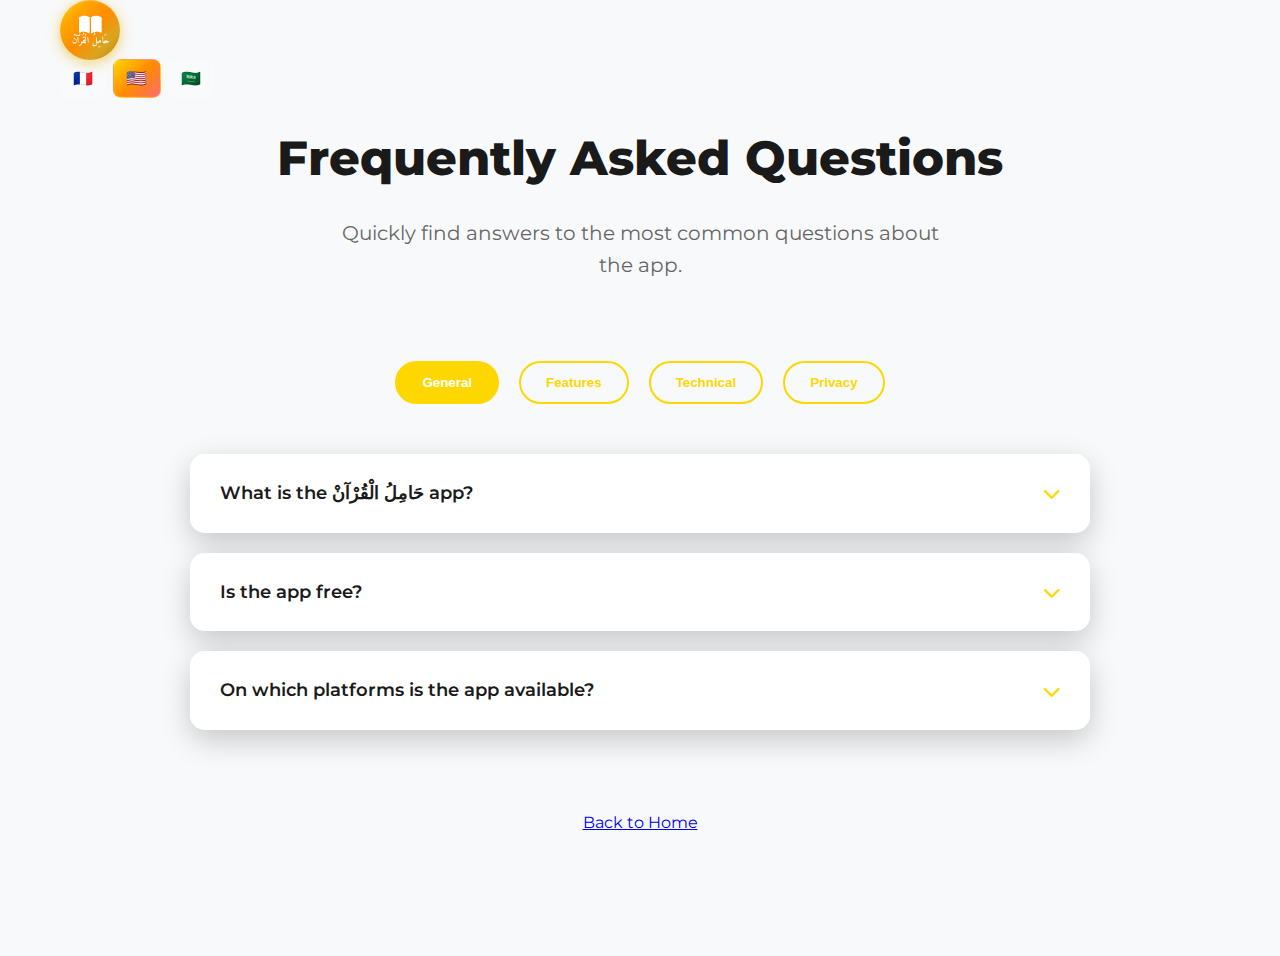
<file: faq.html>
<!DOCTYPE html>
<html lang="fr">
<head>
    <meta charset="UTF-8">
    <meta name="viewport" content="width=device-width, initial-scale=1.0">
    <title>FAQ - حَامِلُ الْقُرْآنْ</title>
    <link rel="stylesheet" href="css/styles.css">
    <link href="https://fonts.googleapis.com/css2?family=Amiri:wght@400;700&family=Montserrat:wght@300;400;500;600;700;800;900&display=swap" rel="stylesheet">
    <link rel="stylesheet" href="https://cdnjs.cloudflare.com/ajax/libs/font-awesome/6.0.0/css/all.min.css">
</head>
<body>
    <!-- Navbar -->
    <nav class="navbar">
        <div class="container">
            <div class="nav-content">
                <div class="app-logo-circle">
                    <div class="logo-content">
                        <i class="fas fa-book-open"></i>
                        <span class="app-name-arabic" lang="ar">حَامِلُ الْقُرْآنْ</span>
                    </div>
                </div>
                
                <div class="navbar-right">
                    <div class="language-selector">
                        <button class="lang-btn" data-lang="fr">🇫🇷</button>
                        <button class="lang-btn active" data-lang="en">🇺🇸</button>
                        <button class="lang-btn" data-lang="ar">🇸🇦</button>
                    </div>
                </div>
            </div>
        </div>
    </nav>

    <!-- FAQ Content -->
    <section class="page-content">
        <div class="container">
            <div class="page-header">
                <h1 class="page-title" data-i18n="faq-title">Questions Fréquentes</h1>
                <p class="page-description" data-i18n="faq-subtitle">
                    Trouvez rapidement les réponses aux questions les plus courantes sur l'application.
                </p>
            </div>

            <div class="faq-container">
                <div class="faq-categories">
                    <button class="faq-category-btn active" data-category="general" data-i18n="faq-cat-general">Général</button>
                    <button class="faq-category-btn" data-category="features" data-i18n="faq-cat-features">Fonctionnalités</button>
                    <button class="faq-category-btn" data-category="technical" data-i18n="faq-cat-technical">Technique</button>
                    <button class="faq-category-btn" data-category="privacy" data-i18n="faq-cat-privacy">Confidentialité</button>
                </div>

                <!-- Questions Générales -->
                <div class="faq-section" data-category="general">
                    <div class="faq-item">
                        <div class="faq-question">
                            <h3 data-i18n="faq-q1">Qu'est-ce que l'application حَامِلُ الْقُرْآنْ ?</h3>
                            <i class="fas fa-chevron-down"></i>
                        </div>
                        <div class="faq-answer">
                            <p data-i18n="faq-a1">
                                حَامِلُ الْقُرْآنْ est une application moderne d'apprentissage et de révision du Coran qui offre des fonctionnalités avancées pour mémoriser, réviser et améliorer sa récitation du Coran avec des outils d'analyse Tajweed.
                            </p>
                        </div>
                    </div>

                    <div class="faq-item">
                        <div class="faq-question">
                            <h3 data-i18n="faq-q2">L'application est-elle gratuite ?</h3>
                            <i class="fas fa-chevron-down"></i>
                        </div>
                        <div class="faq-answer">
                            <p data-i18n="faq-a2">
                                Oui, l'application est entièrement gratuite. Aucun abonnement ni achat intégré n'est requis pour accéder à toutes les fonctionnalités.
                            </p>
                        </div>
                    </div>

                    <div class="faq-item">
                        <div class="faq-question">
                            <h3 data-i18n="faq-q3">Sur quelles plateformes l'application est-elle disponible ?</h3>
                            <i class="fas fa-chevron-down"></i>
                        </div>
                        <div class="faq-answer">
                            <p data-i18n="faq-a3">
                                L'application est disponible sur Android et iOS. Vous pouvez la télécharger depuis Google Play Store et Apple App Store.
                            </p>
                        </div>
                    </div>
                </div>

                <!-- Questions Fonctionnalités -->
                <div class="faq-section hidden" data-category="features">
                    <div class="faq-item">
                        <div class="faq-question">
                            <h3 data-i18n="faq-q4">Quelles riwaya sont disponibles ?</h3>
                            <i class="fas fa-chevron-down"></i>
                        </div>
                        <div class="faq-answer">
                            <p data-i18n="faq-a4">
                                L'application propose 6 riwaya différentes incluant Hafs, Warsh, Al-Bazzi, et d'autres lectures authentiques du Coran.
                            </p>
                        </div>
                    </div>

                    <div class="faq-item">
                        <div class="faq-question">
                            <h3 data-i18n="faq-q5">Comment fonctionne la détection d'erreurs Tajweed ?</h3>
                            <i class="fas fa-chevron-down"></i>
                        </div>
                        <div class="faq-answer">
                            <p data-i18n="faq-a5">
                                Le système analyse votre récitation et identifie plus de 12 types d'erreurs Tajweed courantes, vous permettant d'améliorer votre prononciation et votre récitation.
                            </p>
                        </div>
                    </div>

                    <div class="faq-item">
                        <div class="faq-question">
                            <h3 data-i18n="faq-q6">Puis-je définir des objectifs personnalisés ?</h3>
                            <i class="fas fa-chevron-down"></i>
                        </div>
                        <div class="faq-answer">
                            <p data-i18n="faq-a6">
                                Oui, vous pouvez définir des objectifs mensuels et annuels, suivre votre progression avec des statistiques détaillées et visuelles.
                            </p>
                        </div>
                    </div>
                </div>

                <!-- Questions Techniques -->
                <div class="faq-section hidden" data-category="technical">
                    <div class="faq-item">
                        <div class="faq-question">
                            <h3 data-i18n="faq-q7">L'application fonctionne-t-elle hors ligne ?</h3>
                            <i class="fas fa-chevron-down"></i>
                        </div>
                        <div class="faq-answer">
                            <p data-i18n="faq-a7">
                                Oui, toutes les fonctionnalités principales de l'application fonctionnent sans connexion internet une fois téléchargée.
                            </p>
                        </div>
                    </div>

                    <div class="faq-item">
                        <div class="faq-question">
                            <h3 data-i18n="faq-q8">Puis-je sauvegarder mes données ?</h3>
                            <i class="fas fa-chevron-down"></i>
                        </div>
                        <div class="faq-answer">
                            <p data-i18n="faq-a8">
                                Vos données sont automatiquement sauvegardées localement sur votre appareil. Aucune synchronisation cloud n'est requise.
                            </p>
                        </div>
                    </div>
                </div>

                <!-- Questions Confidentialité -->
                <div class="faq-section hidden" data-category="privacy">
                    <div class="faq-item">
                        <div class="faq-question">
                            <h3 data-i18n="faq-q9">Mes données personnelles sont-elles sécurisées ?</h3>
                            <i class="fas fa-chevron-down"></i>
                        </div>
                        <div class="faq-answer">
                            <p data-i18n="faq-a9">
                                Aucune donnée personnelle n'est collectée. Toutes vos informations restent stockées localement sur votre appareil.
                            </p>
                        </div>
                    </div>

                    <div class="faq-item">
                        <div class="faq-question">
                            <h3 data-i18n="faq-q10">L'application utilise-t-elle des trackers ?</h3>
                            <i class="fas fa-chevron-down"></i>
                        </div>
                        <div class="faq-answer">
                            <p data-i18n="faq-a10">
                                Non, l'application ne contient aucun tracker, publicité ou analytics invasifs. Votre vie privée est respectée.
                            </p>
                        </div>
                    </div>
                </div>
            </div>

            <!-- Retour à l'accueil -->
            <div class="page-footer">
                <a href="index.html" class="btn-back-home" data-i18n="back-to-home">
                    <i class="fas fa-arrow-left"></i>
                    Retour à l'accueil
                </a>
            </div>
        </div>
    </section>

    <!-- Scripts -->
    <script src="js/i18n.js"></script>
    <script src="js/main.js"></script>
    <script>
        // FAQ functionality
        document.addEventListener('DOMContentLoaded', function() {
            // FAQ accordion
            const faqItems = document.querySelectorAll('.faq-item');
            faqItems.forEach(item => {
                const question = item.querySelector('.faq-question');
                question.addEventListener('click', () => {
                    const answer = item.querySelector('.faq-answer');
                    const icon = question.querySelector('i');
                    
                    if (answer.style.display === 'block') {
                        answer.style.display = 'none';
                        icon.style.transform = 'rotate(0deg)';
                        item.classList.remove('active');
                    } else {
                        // Close other open items
                        faqItems.forEach(otherItem => {
                            if (otherItem !== item) {
                                otherItem.querySelector('.faq-answer').style.display = 'none';
                                otherItem.querySelector('.faq-question i').style.transform = 'rotate(0deg)';
                                otherItem.classList.remove('active');
                            }
                        });
                        
                        answer.style.display = 'block';
                        icon.style.transform = 'rotate(180deg)';
                        item.classList.add('active');
                    }
                });
            });

            // Category switching
            const categoryBtns = document.querySelectorAll('.faq-category-btn');
            const faqSections = document.querySelectorAll('.faq-section');
            
            categoryBtns.forEach(btn => {
                btn.addEventListener('click', () => {
                    const category = btn.dataset.category;
                    
                    // Update active button
                    categoryBtns.forEach(b => b.classList.remove('active'));
                    btn.classList.add('active');
                    
                    // Show/hide sections
                    faqSections.forEach(section => {
                        if (section.dataset.category === category) {
                            section.classList.remove('hidden');
                        } else {
                            section.classList.add('hidden');
                        }
                    });
                    
                    // Close all open FAQ items
                    faqItems.forEach(item => {
                        item.querySelector('.faq-answer').style.display = 'none';
                        item.querySelector('.faq-question i').style.transform = 'rotate(0deg)';
                        item.classList.remove('active');
                    });
                });
            });
        });
    </script>
</body>
</html>
</file>
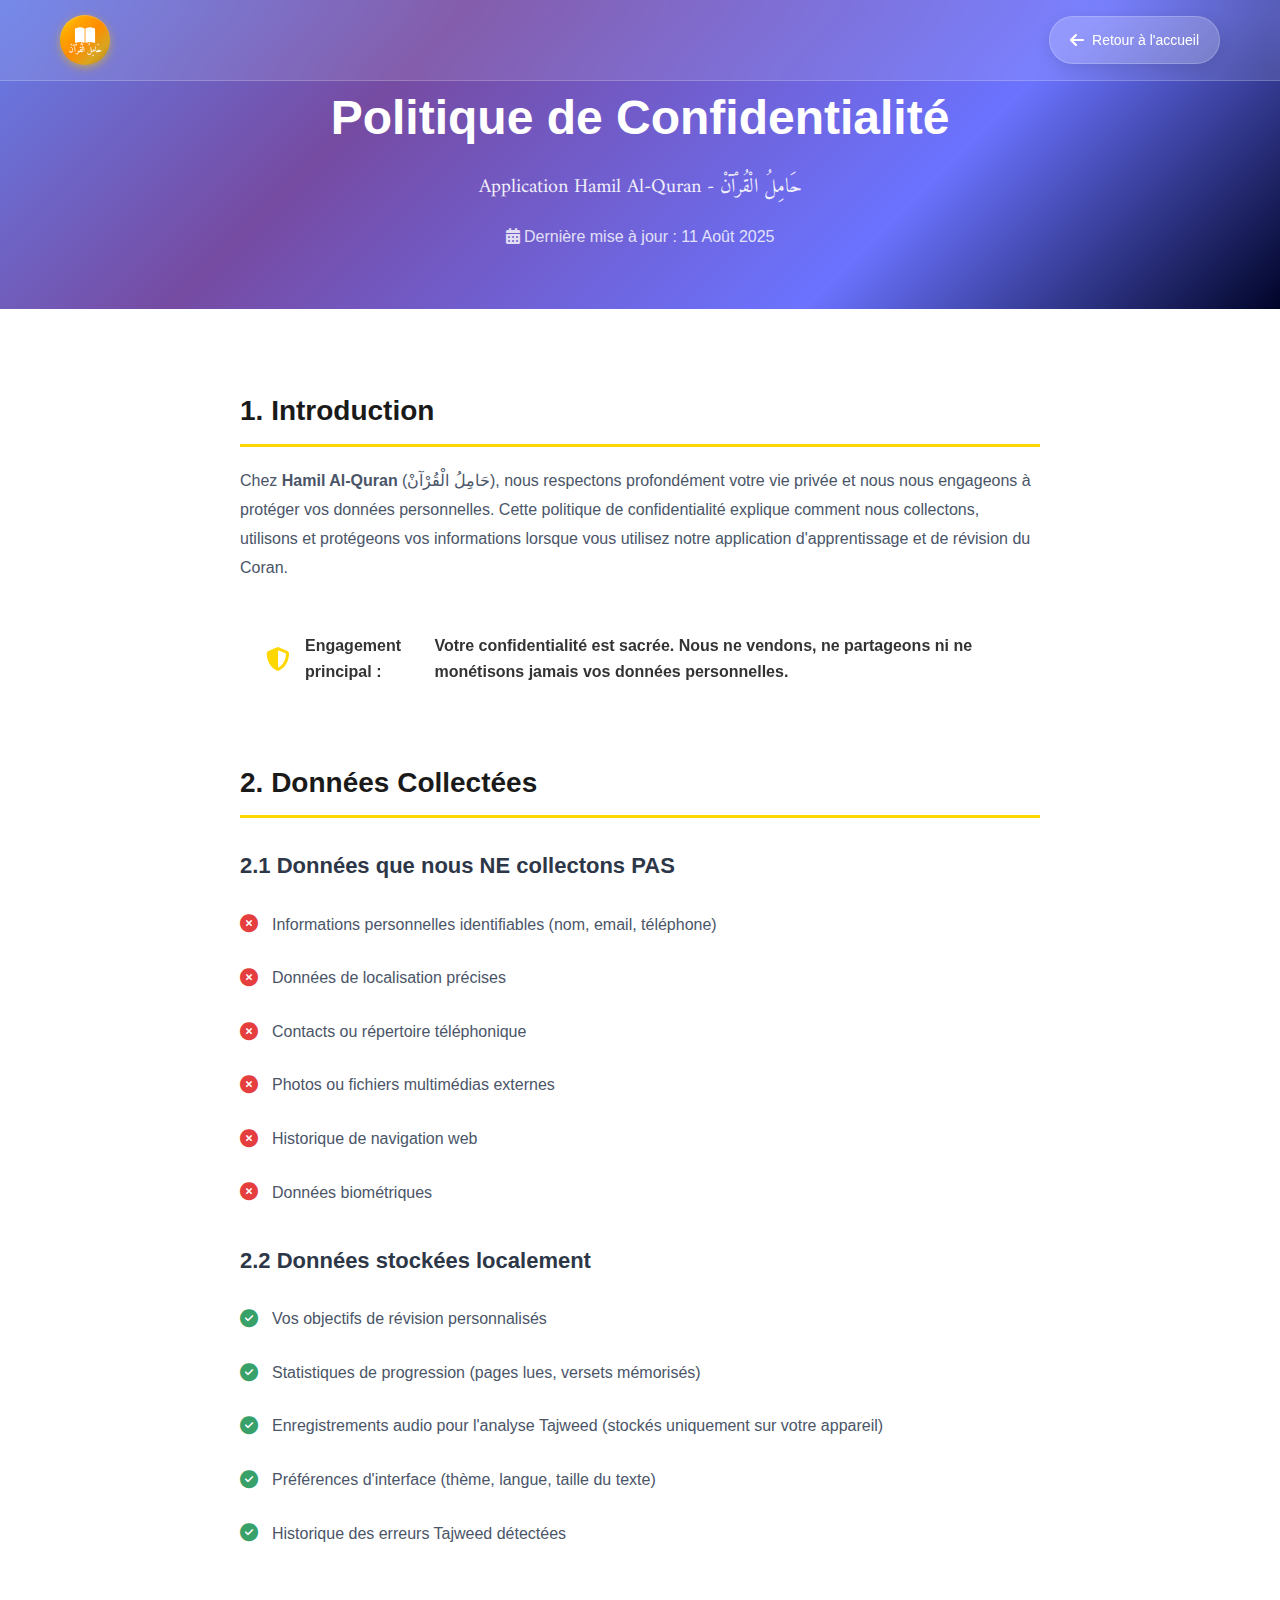
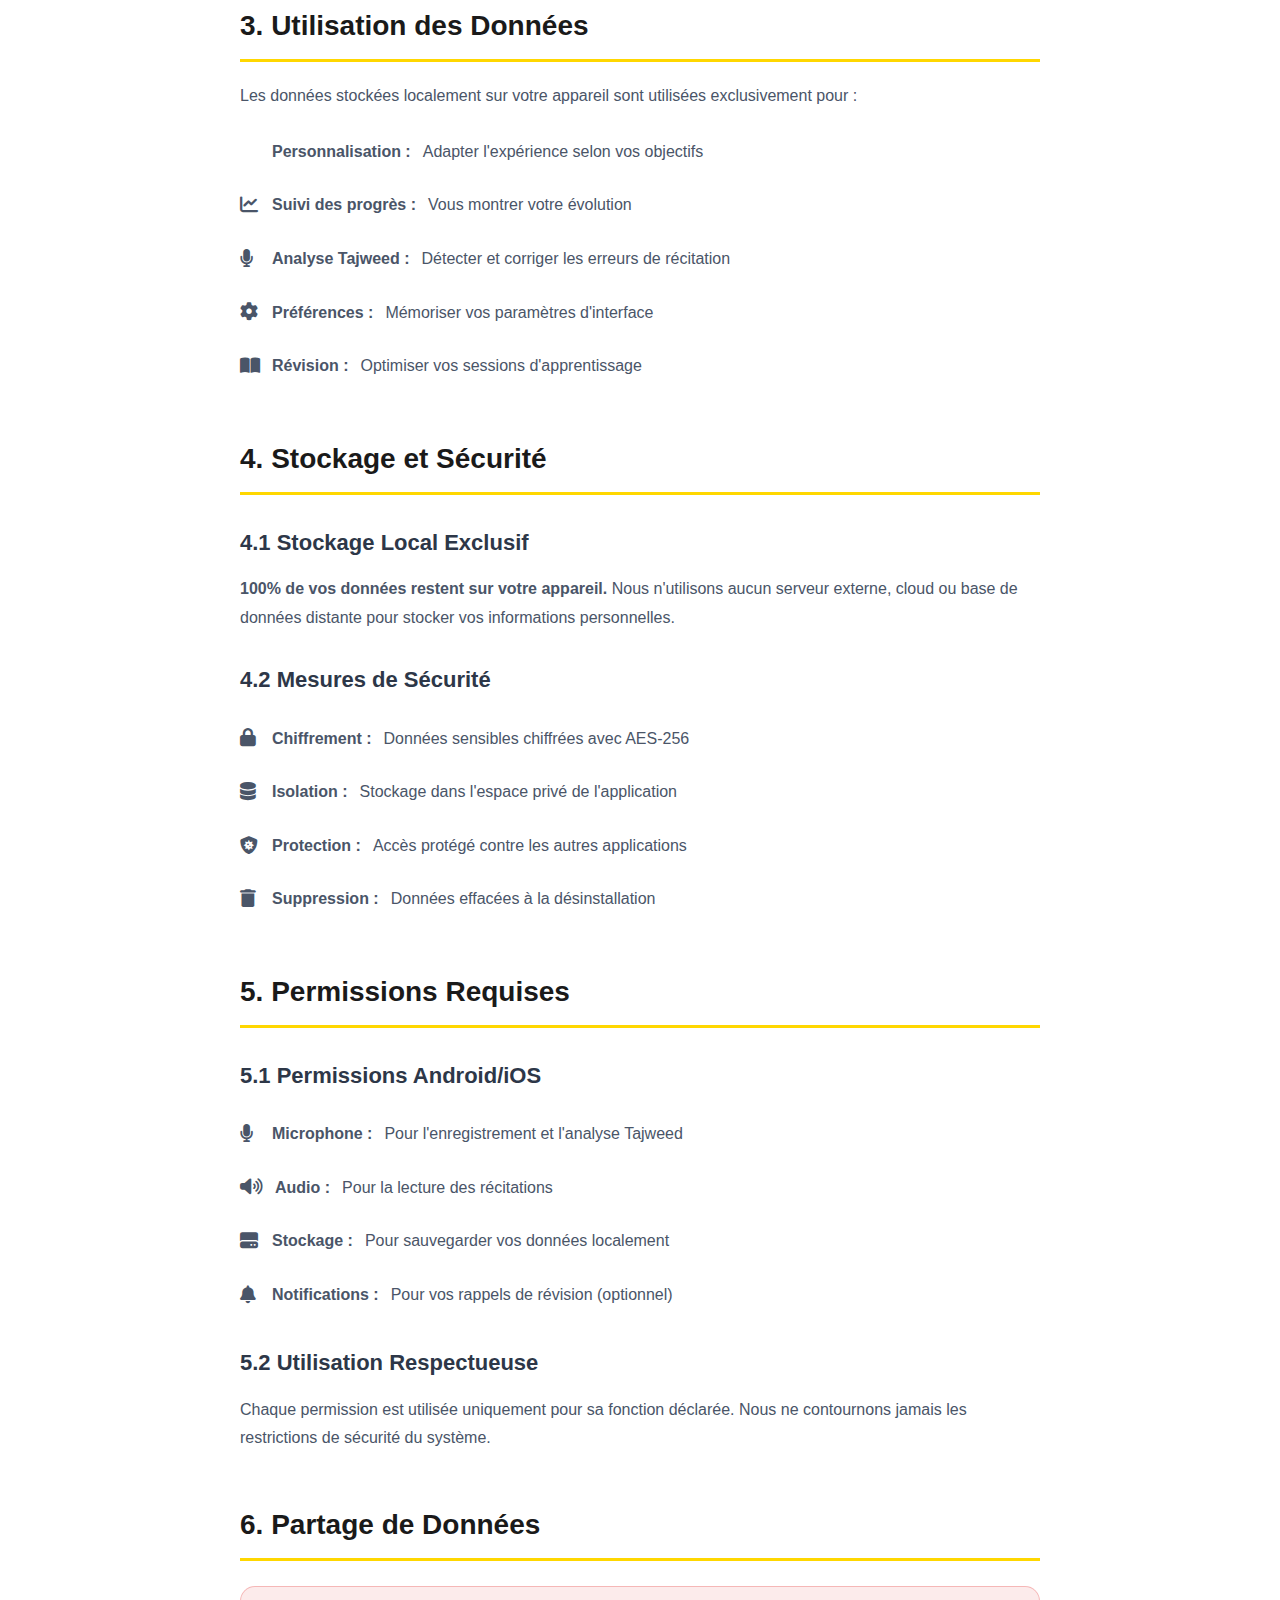
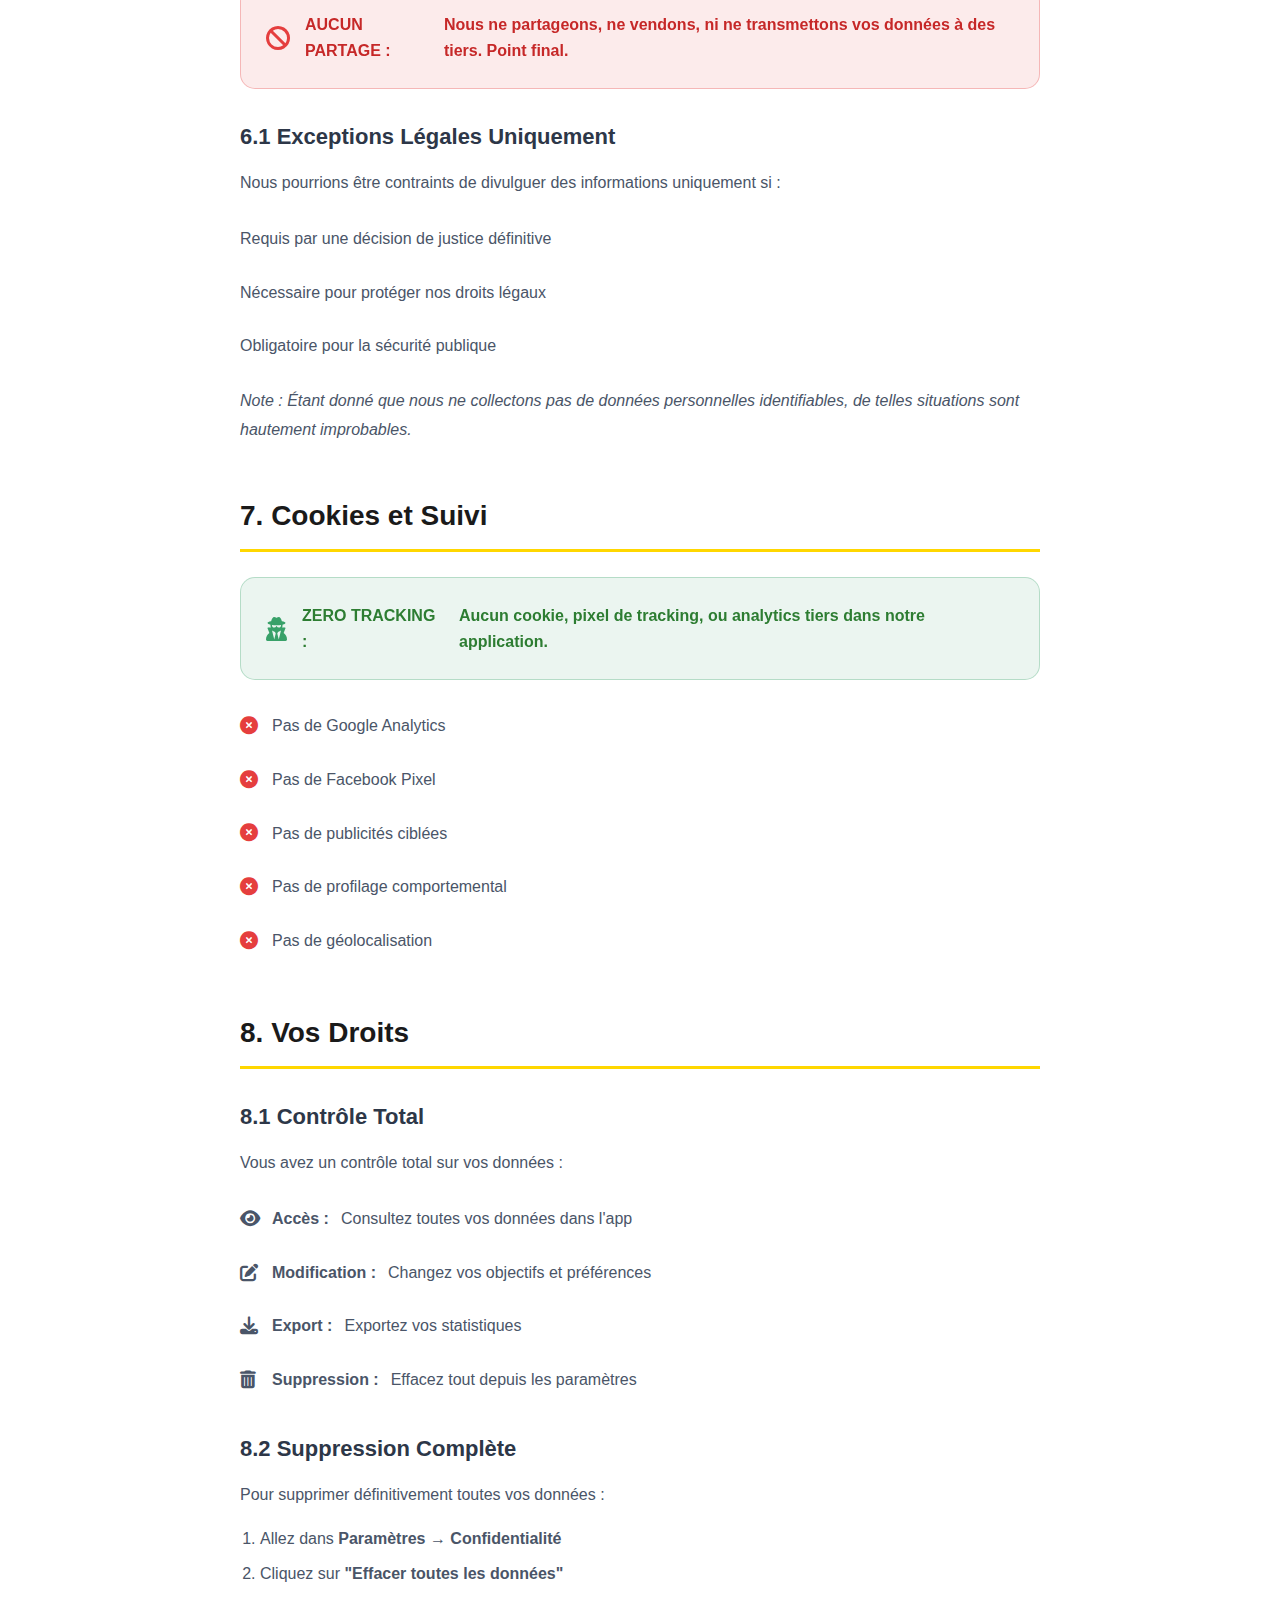
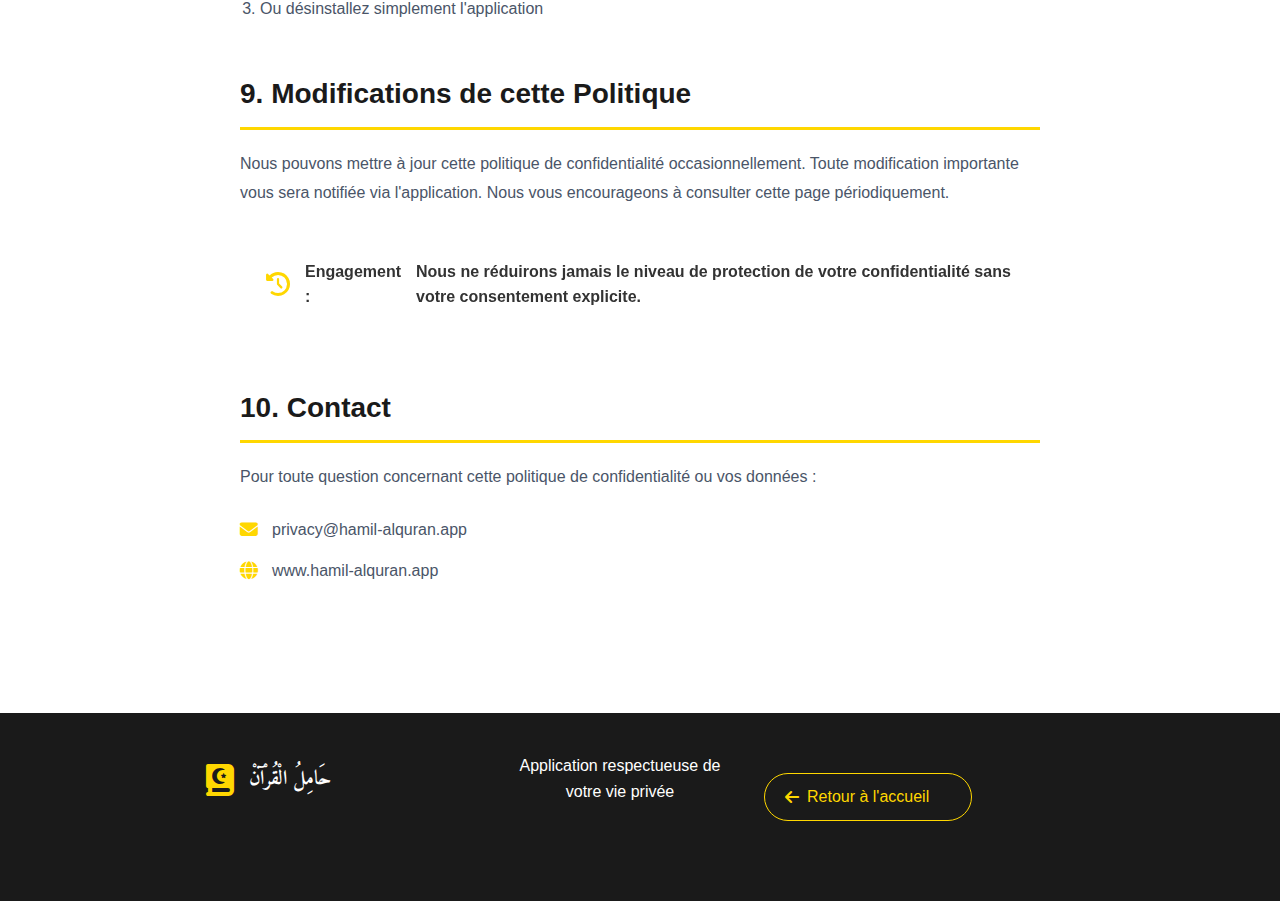
<file: privacy.html>
<!DOCTYPE html>
<html lang="fr">
<head>
    <meta charset="UTF-8">
    <meta name="viewport" content="width=device-width, initial-scale=1.0">
    <title>Politique de Confidentialité - حَامِلُ الْقُرْآنْ</title>
    <link rel="stylesheet" href="css/styles.css">
    <link rel="stylesheet" href="https://cdnjs.cloudflare.com/ajax/libs/font-awesome/6.4.0/css/all.min.css">
    <link href="https://fonts.googleapis.com/css2?family=Inter:wght@300;400;500;600;700&family=Amiri:wght@400;700&display=swap" rel="stylesheet">
</head>
<body>
    <!-- Navigation -->
    <nav class="navbar">
        <div class="container">
            <div class="navbar-content">
                <div class="navbar-brand">
                    <div class="privacy-app-logo-circle">
                        <div class="privacy-logo-content">
                            <i class="fas fa-book-open"></i>
                            <span class="privacy-app-name-arabic" lang="ar">حَامِلُ الْقُرْآنْ</span>
                        </div>
                    </div>
                </div>
                
                <div class="navbar-nav">
                    <a href="index.html" class="home-button">
                        <i class="fas fa-arrow-left"></i>
                        <span>Retour à l'accueil</span>
                    </a>
                </div>
            </div>
        </div>
    </nav>

    <!-- Header Section -->
    <section class="privacy-header">
        <div class="container">
            <h1 class="privacy-title">Politique de Confidentialité</h1>
            <p class="privacy-subtitle">
                Application Hamil Al-Quran - حَامِلُ الْقُرْآنْ
            </p>
            <p class="privacy-date">
                <i class="fas fa-calendar-alt"></i>
                Dernière mise à jour : 11 Août 2025
            </p>
        </div>
    </section>

    <!-- Content Section -->
    <section class="privacy-content">
        <div class="container">
            <div class="content-wrapper">
                
                <!-- Introduction -->
                <div class="content-section">
                    <h2>1. Introduction</h2>
                    <p>
                        Chez <strong>Hamil Al-Quran</strong> (حَامِلُ الْقُرْآنْ), nous respectons profondément votre vie privée et nous nous engageons à protéger vos données personnelles. Cette politique de confidentialité explique comment nous collectons, utilisons et protégeons vos informations lorsque vous utilisez notre application d'apprentissage et de révision du Coran.
                    </p>
                    <div class="highlight-box">
                        <i class="fas fa-shield-alt"></i>
                        <strong>Engagement principal :</strong> Votre confidentialité est sacrée. Nous ne vendons, ne partageons ni ne monétisons jamais vos données personnelles.
                    </div>
                </div>

                <!-- Données collectées -->
                <div class="content-section">
                    <h2>2. Données Collectées</h2>
                    
                    <h3>2.1 Données que nous NE collectons PAS</h3>
                    <ul class="privacy-list no-collect">
                        <li><i class="fas fa-times-circle"></i> Informations personnelles identifiables (nom, email, téléphone)</li>
                        <li><i class="fas fa-times-circle"></i> Données de localisation précises</li>
                        <li><i class="fas fa-times-circle"></i> Contacts ou répertoire téléphonique</li>
                        <li><i class="fas fa-times-circle"></i> Photos ou fichiers multimédias externes</li>
                        <li><i class="fas fa-times-circle"></i> Historique de navigation web</li>
                        <li><i class="fas fa-times-circle"></i> Données biométriques</li>
                    </ul>

                    <h3>2.2 Données stockées localement</h3>
                    <ul class="privacy-list collect">
                        <li><i class="fas fa-check-circle"></i> Vos objectifs de révision personnalisés</li>
                        <li><i class="fas fa-check-circle"></i> Statistiques de progression (pages lues, versets mémorisés)</li>
                        <li><i class="fas fa-check-circle"></i> Enregistrements audio pour l'analyse Tajweed (stockés uniquement sur votre appareil)</li>
                        <li><i class="fas fa-check-circle"></i> Préférences d'interface (thème, langue, taille du texte)</li>
                        <li><i class="fas fa-check-circle"></i> Historique des erreurs Tajweed détectées</li>
                    </ul>
                </div>

                <!-- Utilisation des données -->
                <div class="content-section">
                    <h2>3. Utilisation des Données</h2>
                    <p>Les données stockées localement sur votre appareil sont utilisées exclusivement pour :</p>
                    <ul class="privacy-list">
                        <li><i class="fas fa-target"></i> <strong>Personnalisation :</strong> Adapter l'expérience selon vos objectifs</li>
                        <li><i class="fas fa-chart-line"></i> <strong>Suivi des progrès :</strong> Vous montrer votre évolution</li>
                        <li><i class="fas fa-microphone"></i> <strong>Analyse Tajweed :</strong> Détecter et corriger les erreurs de récitation</li>
                        <li><i class="fas fa-cog"></i> <strong>Préférences :</strong> Mémoriser vos paramètres d'interface</li>
                        <li><i class="fas fa-book-open"></i> <strong>Révision :</strong> Optimiser vos sessions d'apprentissage</li>
                    </ul>
                </div>

                <!-- Stockage et sécurité -->
                <div class="content-section">
                    <h2>4. Stockage et Sécurité</h2>
                    
                    <h3>4.1 Stockage Local Exclusif</h3>
                    <p>
                        <strong>100% de vos données restent sur votre appareil.</strong> Nous n'utilisons aucun serveur externe, cloud ou base de données distante pour stocker vos informations personnelles.
                    </p>

                    <h3>4.2 Mesures de Sécurité</h3>
                    <ul class="privacy-list">
                        <li><i class="fas fa-lock"></i> <strong>Chiffrement :</strong> Données sensibles chiffrées avec AES-256</li>
                        <li><i class="fas fa-database"></i> <strong>Isolation :</strong> Stockage dans l'espace privé de l'application</li>
                        <li><i class="fas fa-shield-virus"></i> <strong>Protection :</strong> Accès protégé contre les autres applications</li>
                        <li><i class="fas fa-trash"></i> <strong>Suppression :</strong> Données effacées à la désinstallation</li>
                    </ul>
                </div>

                <!-- Permissions -->
                <div class="content-section">
                    <h2>5. Permissions Requises</h2>
                    
                    <h3>5.1 Permissions Android/iOS</h3>
                    <ul class="privacy-list">
                        <li><i class="fas fa-microphone"></i> <strong>Microphone :</strong> Pour l'enregistrement et l'analyse Tajweed</li>
                        <li><i class="fas fa-volume-up"></i> <strong>Audio :</strong> Pour la lecture des récitations</li>
                        <li><i class="fas fa-hdd"></i> <strong>Stockage :</strong> Pour sauvegarder vos données localement</li>
                        <li><i class="fas fa-bell"></i> <strong>Notifications :</strong> Pour vos rappels de révision (optionnel)</li>
                    </ul>

                    <h3>5.2 Utilisation Respectueuse</h3>
                    <p>
                        Chaque permission est utilisée uniquement pour sa fonction déclarée. Nous ne contournons jamais les restrictions de sécurité du système.
                    </p>
                </div>

                <!-- Partage de données -->
                <div class="content-section">
                    <h2>6. Partage de Données</h2>
                    
                    <div class="highlight-box error">
                        <i class="fas fa-ban"></i>
                        <strong>AUCUN PARTAGE :</strong> Nous ne partageons, ne vendons, ni ne transmettons vos données à des tiers. Point final.
                    </div>

                    <h3>6.1 Exceptions Légales Uniquement</h3>
                    <p>
                        Nous pourrions être contraints de divulguer des informations uniquement si :
                    </p>
                    <ul class="privacy-list">
                        <li>Requis par une décision de justice définitive</li>
                        <li>Nécessaire pour protéger nos droits légaux</li>
                        <li>Obligatoire pour la sécurité publique</li>
                    </ul>
                    <p><em>Note : Étant donné que nous ne collectons pas de données personnelles identifiables, de telles situations sont hautement improbables.</em></p>
                </div>

                <!-- Cookies et tracking -->
                <div class="content-section">
                    <h2>7. Cookies et Suivi</h2>
                    
                    <div class="highlight-box success">
                        <i class="fas fa-user-secret"></i>
                        <strong>ZERO TRACKING :</strong> Aucun cookie, pixel de tracking, ou analytics tiers dans notre application.
                    </div>

                    <ul class="privacy-list no-collect">
                        <li><i class="fas fa-times-circle"></i> Pas de Google Analytics</li>
                        <li><i class="fas fa-times-circle"></i> Pas de Facebook Pixel</li>
                        <li><i class="fas fa-times-circle"></i> Pas de publicités ciblées</li>
                        <li><i class="fas fa-times-circle"></i> Pas de profilage comportemental</li>
                        <li><i class="fas fa-times-circle"></i> Pas de géolocalisation</li>
                    </ul>
                </div>

                <!-- Droits de l'utilisateur -->
                <div class="content-section">
                    <h2>8. Vos Droits</h2>
                    
                    <h3>8.1 Contrôle Total</h3>
                    <p>Vous avez un contrôle total sur vos données :</p>
                    <ul class="privacy-list">
                        <li><i class="fas fa-eye"></i> <strong>Accès :</strong> Consultez toutes vos données dans l'app</li>
                        <li><i class="fas fa-edit"></i> <strong>Modification :</strong> Changez vos objectifs et préférences</li>
                        <li><i class="fas fa-download"></i> <strong>Export :</strong> Exportez vos statistiques</li>
                        <li><i class="fas fa-trash-alt"></i> <strong>Suppression :</strong> Effacez tout depuis les paramètres</li>
                    </ul>

                    <h3>8.2 Suppression Complète</h3>
                    <p>
                        Pour supprimer définitivement toutes vos données :
                    </p>
                    <ol>
                        <li>Allez dans <strong>Paramètres → Confidentialité</strong></li>
                        <li>Cliquez sur <strong>"Effacer toutes les données"</strong></li>
                        <li>Ou désinstallez simplement l'application</li>
                    </ol>
                </div>

                <!-- Modifications -->
                <div class="content-section">
                    <h2>9. Modifications de cette Politique</h2>
                    <p>
                        Nous pouvons mettre à jour cette politique de confidentialité occasionnellement. Toute modification importante vous sera notifiée via l'application. Nous vous encourageons à consulter cette page périodiquement.
                    </p>
                    
                    <div class="highlight-box">
                        <i class="fas fa-history"></i>
                        <strong>Engagement :</strong> Nous ne réduirons jamais le niveau de protection de votre confidentialité sans votre consentement explicite.
                    </div>
                </div>

                <!-- Contact -->
                <div class="content-section">
                    <h2>10. Contact</h2>
                    <p>
                        Pour toute question concernant cette politique de confidentialité ou vos données :
                    </p>
                    
                    <div class="contact-info">
                        <div class="contact-item">
                            <i class="fas fa-envelope"></i>
                            <span>privacy@hamil-alquran.app</span>
                        </div>
                        <div class="contact-item">
                            <i class="fas fa-globe"></i>
                            <span>www.hamil-alquran.app</span>
                        </div>
                    </div>
                </div>



            </div>
        </div>
    </section>

    <!-- Footer -->
    <footer class="privacy-footer">
        <div class="container">
            <div class="footer-content">
                <div class="footer-logo">
                    <i class="fas fa-book-quran"></i>
                    <span lang="ar">حَامِلُ الْقُرْآنْ</span>
                </div>
                <p>Application respectueuse de votre vie privée</p>
                <a href="index.html" class="back-link">
                    <i class="fas fa-arrow-left"></i>
                    Retour à l'accueil
                </a>
            </div>
        </div>
    </footer>

</body>
</html>
</file>
<file: css/styles.css>
/* ===============================================
   🎨 HAMIL AL-QURAN WEBSITE STYLES
   ===============================================
   Design basé sur l'application Flutter
   Gradient signature: #667eea → #764ba2 → #6B73FF → #000428
   Accent doré: #FFD700, #FF8C00, #FF6B6B
   =============================================== */

/* ===== RESET & BASE ===== */
* {
    margin: 0;
    padding: 0;
    box-sizing: border-box;
}

:root {
    /* Gradient signature de l'application */
    --gradient-primary: linear-gradient(135deg, #667eea 0%, #764ba2 30%, #6B73FF 70%, #000428 100%);
    --gradient-gold: linear-gradient(135deg, #FFD700 0%, #FF8C00 50%, #FF6B6B 100%);
    --gradient-glass: linear-gradient(135deg, rgba(255,255,255,0.1) 0%, rgba(255,255,255,0.2) 100%);
    
    /* Couleurs principales */
    --primary-blue: #667eea;
    --primary-purple: #764ba2;
    --primary-indigo: #6B73FF;
    --primary-dark: #000428;
    --accent-gold: #FFD700;
    --accent-orange: #FF8C00;
    --accent-coral: #FF6B6B;
    
    /* Glassmorphisme */
    --glass-bg: rgba(255, 255, 255, 0.1);
    --glass-border: rgba(255, 255, 255, 0.2);
    --glass-backdrop: blur(15px);
    
    /* Typographie */
    --font-primary: 'Montserrat', sans-serif;
    --font-arabic: 'Amiri', serif;
    
    /* Animations */
    --transition-smooth: all 0.3s cubic-bezier(0.4, 0, 0.2, 1);
    --transition-elastic: all 0.6s cubic-bezier(0.68, -0.55, 0.265, 1.55);
    --shadow-glow: 0 20px 60px rgba(102, 126, 234, 0.4);
    --shadow-card: 0 10px 30px rgba(0, 0, 0, 0.2);
}

body {
    font-family: var(--font-primary);
    line-height: 1.6;
    color: #333;
    overflow-x: hidden;
}

/* ===== ANIMATIONS ===== */
@keyframes fadeUp {
    from {
        opacity: 0;
        transform: translateY(30px);
    }
    to {
        opacity: 1;
        transform: translateY(0);
    }
}

@keyframes fadeLeft {
    from {
        opacity: 0;
        transform: translateX(30px);
    }
    to {
        opacity: 1;
        transform: translateX(0);
    }
}

@keyframes bounce {
    0%, 20%, 50%, 80%, 100% {
        transform: translateY(0);
    }
    40% {
        transform: translateY(-10px);
    }
    60% {
        transform: translateY(-5px);
    }
}

@keyframes pulse {
    0% {
        transform: scale(1);
        box-shadow: 0 0 0 0 rgba(255, 215, 0, 0.7);
    }
    70% {
        transform: scale(1.05);
        box-shadow: 0 0 0 20px rgba(255, 215, 0, 0);
    }
    100% {
        transform: scale(1);
        box-shadow: 0 0 0 0 rgba(255, 215, 0, 0);
    }
}

.animate-fade-up {
    animation: fadeUp 0.8s ease-out forwards;
    opacity: 0;
}

.animate-fade-left {
    animation: fadeLeft 0.8s ease-out forwards;
    opacity: 0;
}

.animate-bounce {
    animation: bounce 2s infinite;
}

/* Delays pour animations échelonnées */
[data-delay="100"] { animation-delay: 100ms; }
[data-delay="200"] { animation-delay: 200ms; }
[data-delay="300"] { animation-delay: 300ms; }
[data-delay="400"] { animation-delay: 400ms; }
[data-delay="500"] { animation-delay: 500ms; }
[data-delay="600"] { animation-delay: 600ms; }

/* ===== NAVIGATION ===== */
.navbar {
    position: fixed;
    top: 0;
    left: 0;
    right: 0;
    z-index: 1000;
    background: var(--glass-bg);
    backdrop-filter: var(--glass-backdrop);
    border-bottom: 1px solid var(--glass-border);
    transition: var(--transition-smooth);
}

.navbar.scrolled {
    background: rgba(0, 4, 40, 0.95);
    backdrop-filter: blur(20px);
}

.nav-container {
    max-width: 1200px;
    margin: 0 auto;
    padding: 0 20px;
    display: flex;
    justify-content: space-between;
    align-items: center;
    height: 70px;
}

/* Nouveau design du logo inspiré de l'application Flutter */
.nav-brand .app-logo-circle {
    display: flex;
    align-items: center;
    justify-content: center;
}

.app-logo-circle .logo-content {
    width: 60px;
    height: 60px;
    border-radius: 50%;
    background: linear-gradient(135deg, 
        #FFD700 0%, 
        #FFA500 25%, 
        #FF8C00 50%, 
        #DAA520 75%, 
        #B8860B 100%);
    display: flex;
    flex-direction: column;
    align-items: center;
    justify-content: center;
    box-shadow: 
        0 4px 15px rgba(218, 165, 32, 0.4),
        0 2px 8px rgba(255, 215, 0, 0.3),
        inset 0 1px 0 rgba(255, 255, 255, 0.2);
    transition: all 0.3s ease;
    cursor: pointer;
}

.app-logo-circle .logo-content:hover {
    transform: scale(1.05);
    box-shadow: 
        0 6px 20px rgba(218, 165, 32, 0.5),
        0 3px 12px rgba(255, 215, 0, 0.4),
        inset 0 1px 0 rgba(255, 255, 255, 0.3);
}

.logo-content i {
    font-size: 20px;
    color: white;
    margin-bottom: 2px;
}

.app-name-arabic {
    font-size: 9px;
    font-weight: 900;
    color: white;
    font-family: 'Amiri', serif;
    text-align: center;
    line-height: 1.0;
    letter-spacing: 0.3px;
    text-shadow: none;
}

.nav-menu {
    display: flex;
    gap: 30px;
    align-items: center;
}

.nav-link {
    color: rgba(255, 255, 255, 0.8);
    text-decoration: none;
    font-weight: 500;
    transition: var(--transition-smooth);
    position: relative;
}

.nav-link:hover {
    color: white;
    transform: translateY(-1px);
}

.nav-link::after {
    content: '';
    position: absolute;
    bottom: -5px;
    left: 0;
    width: 0;
    height: 2px;
    background: var(--gradient-gold);
    transition: width 0.3s ease;
}

.nav-link:hover::after {
    width: 100%;
}

.nav-controls {
    display: flex;
    align-items: center;
    gap: 15px;
}

.language-selector {
    display: flex;
    gap: 8px;
}

.lang-btn {
    background: var(--glass-bg);
    border: 1px solid var(--glass-border);
    border-radius: 8px;
    padding: 8px 12px;
    cursor: pointer;
    transition: var(--transition-smooth);
    font-size: 16px;
}

.lang-btn:hover,
.lang-btn.active {
    background: var(--gradient-gold);
    transform: scale(1.05);
}

.nav-toggle {
    display: none;
    flex-direction: column;
    cursor: pointer;
}

.bar {
    width: 25px;
    height: 3px;
    background: white;
    margin: 3px 0;
    transition: var(--transition-smooth);
}

/* ===== HERO SECTION ===== */
.hero {
    position: relative;
    min-height: 100vh;
    display: flex;
    align-items: center;
    overflow: hidden;
}

.hero-background {
    position: absolute;
    top: 0;
    left: 0;
    width: 100%;
    height: 100%;
    z-index: -1;
}

.gradient-overlay {
    position: absolute;
    top: 0;
    left: 0;
    width: 100%;
    height: 100%;
    background: var(--gradient-primary);
}

.pattern-overlay {
    position: absolute;
    top: 0;
    left: 0;
    width: 100%;
    height: 100%;
    background-image: 
        radial-gradient(circle at 25% 25%, rgba(255, 255, 255, 0.1) 0%, transparent 50%),
        radial-gradient(circle at 75% 75%, rgba(255, 215, 0, 0.1) 0%, transparent 50%);
    animation: float 20s ease-in-out infinite;
}

@keyframes float {
    0%, 100% { transform: translateY(0px) rotate(0deg); }
    50% { transform: translateY(-20px) rotate(180deg); }
}

.hero-container {
    max-width: 1200px;
    margin: 0 auto;
    padding: 100px 20px 80px;
    display: grid;
    grid-template-columns: 1fr 1fr;
    gap: 60px;
    align-items: center;
}

.hero-content {
    color: white;
}

.hero-logo {
    text-align: center;
    margin-bottom: 40px;
}

/* Logo héro avec le même design que la navbar */
.hero-app-logo-circle {
    display: flex;
    align-items: center;
    justify-content: center;
    margin-bottom: 20px;
}

.hero-app-logo-circle .hero-logo-content {
    width: 120px;
    height: 120px;
    border-radius: 50%;
    background: linear-gradient(135deg, 
        #FFD700 0%, 
        #FFA500 25%, 
        #FF8C00 50%, 
        #DAA520 75%, 
        #B8860B 100%);
    display: flex;
    flex-direction: column;
    align-items: center;
    justify-content: center;
    box-shadow: 
        0 8px 25px rgba(218, 165, 32, 0.4),
        0 4px 15px rgba(255, 215, 0, 0.3),
        inset 0 2px 0 rgba(255, 255, 255, 0.2);
    transition: all 0.3s ease;
    cursor: pointer;
    animation: pulse 3s infinite;
}

.hero-app-logo-circle .hero-logo-content:hover {
    transform: scale(1.05);
    box-shadow: 
        0 12px 35px rgba(218, 165, 32, 0.5),
        0 6px 20px rgba(255, 215, 0, 0.4),
        inset 0 2px 0 rgba(255, 255, 255, 0.3);
}

.hero-logo-content i {
    font-size: 40px;
    color: white;
    margin-bottom: 8px;
}

.hero-app-name-arabic {
    font-size: 14px;
    font-weight: 900;
    color: white;
    font-family: 'Amiri', serif;
    text-align: center;
    line-height: 1.1;
    letter-spacing: 0.5px;
    text-shadow: none;
}

.hero-title {
    font-family: var(--font-arabic);
    font-size: 48px;
    font-weight: 700;
    margin-bottom: 15px;
    text-shadow: 0 4px 20px rgba(0, 0, 0, 0.5);
}

.hero-subtitle {
    font-size: 20px;
    font-weight: 400;
    opacity: 0.9;
    margin-bottom: 30px;
}

.hero-description {
    font-size: 18px;
    line-height: 1.8;
    opacity: 0.8;
    margin-bottom: 40px;
    max-width: 500px;
}

.hero-buttons {
    display: flex;
    gap: 20px;
    margin-bottom: 60px;
    flex-wrap: wrap;
}

.btn {
    display: inline-flex;
    align-items: center;
    gap: 10px;
    padding: 16px 32px;
    border-radius: 50px;
    text-decoration: none;
    font-weight: 600;
    font-size: 16px;
    transition: var(--transition-elastic);
    border: 2px solid transparent;
    position: relative;
    overflow: hidden;
}

.btn::before {
    content: '';
    position: absolute;
    top: 0;
    left: -100%;
    width: 100%;
    height: 100%;
    background: linear-gradient(90deg, transparent, rgba(255,255,255,0.3), transparent);
    transition: left 0.8s;
}

.btn:hover::before {
    left: 100%;
}

.btn-primary {
    background: var(--gradient-gold);
    color: white;
    box-shadow: var(--shadow-card);
}

.btn-primary:hover {
    transform: translateY(-3px);
    box-shadow: 0 15px 40px rgba(255, 215, 0, 0.4);
}

.btn-secondary {
    background: transparent;
    color: white;
    border-color: rgba(255, 255, 255, 0.3);
    backdrop-filter: var(--glass-backdrop);
}

.btn-secondary:hover {
    background: var(--glass-bg);
    border-color: white;
    transform: translateY(-3px);
}

.hero-stats {
    display: grid;
    grid-template-columns: repeat(4, 1fr);
    gap: 20px;
}

.stat {
    text-align: center;
    padding: 20px;
    background: var(--glass-bg);
    border: 1px solid var(--glass-border);
    border-radius: 15px;
    backdrop-filter: var(--glass-backdrop);
    transition: var(--transition-smooth);
}

.stat:hover {
    transform: translateY(-5px);
    background: rgba(255, 255, 255, 0.15);
}

.stat-number {
    font-size: 32px;
    font-weight: 800;
    color: var(--accent-gold);
    margin-bottom: 5px;
}

.stat-label {
    font-size: 14px;
    opacity: 0.8;
}

.hero-visual {
    display: flex;
    justify-content: center;
    align-items: center;
}

.phone-mockup {
    position: relative;
    transform: rotate(-5deg);
    transition: var(--transition-smooth);
}

.phone-mockup:hover {
    transform: rotate(0deg) scale(1.05);
}

.phone-frame {
    width: 300px;
    height: 600px;
    background: #1a1a1a;
    border-radius: 35px;
    padding: 15px;
    box-shadow: 
        0 30px 80px rgba(0, 0, 0, 0.5),
        0 0 0 8px rgba(255, 255, 255, 0.1);
    position: relative;
}

.phone-screen {
    width: 100%;
    height: 100%;
    border-radius: 25px;
    overflow: hidden;
    position: relative;
    background: #000;
}

/* Mini carrousel pour la maquette iPhone */
.phone-swiper {
    width: 100%;
    height: 100%;
}

.phone-swiper .swiper-wrapper {
    height: 100%;
}

.phone-swiper .swiper-slide {
    display: flex;
    align-items: center;
    justify-content: center;
    background: #000;
}

.screen-image {
    width: 100%;
    height: 100%;
    object-fit: cover;
    transition: transform 0.3s ease;
}

.phone-swiper .swiper-slide .screen-image {
    border-radius: 0;
}

.screen-overlay {
    position: absolute;
    top: 0;
    left: 0;
    width: 100%;
    height: 100%;
    background: linear-gradient(145deg, 
        rgba(255,255,255,0.1) 0%, 
        transparent 50%, 
        rgba(0,0,0,0.1) 100%);
}

.phone-notch {
    position: absolute;
    top: 20px;
    left: 50%;
    transform: translateX(-50%);
    width: 60px;
    height: 25px;
    background: #1a1a1a;
    border-radius: 15px;
}

.scroll-indicator {
    position: absolute;
    bottom: 30px;
    left: 50%;
    transform: translateX(-50%);
    display: flex;
    flex-direction: column;
    align-items: center;
    gap: 10px;
    color: rgba(255, 255, 255, 0.6);
    cursor: pointer;
}

.scroll-dot {
    width: 6px;
    height: 6px;
    border-radius: 50%;
    background: currentColor;
}

.scroll-text {
    font-size: 12px;
    text-transform: uppercase;
    letter-spacing: 1px;
}

/* ===== SECTIONS COMMUNES ===== */
.container {
    max-width: 1200px;
    margin: 0 auto;
    padding: 0 20px;
}

.section-header {
    text-align: center;
    margin-bottom: 80px;
}

.section-title {
    font-size: 48px;
    font-weight: 800;
    color: #1a1a1a;
    margin-bottom: 20px;
    position: relative;
}

.section-title::after {
    content: '';
    position: absolute;
    bottom: -10px;
    left: 50%;
    transform: translateX(-50%);
    width: 60px;
    height: 4px;
    background: var(--gradient-gold);
    border-radius: 2px;
}

.section-description {
    font-size: 18px;
    color: #666;
    max-width: 600px;
    margin: 0 auto;
    line-height: 1.8;
}

/* ===== FEATURES SECTION ===== */
.features {
    padding: 120px 0;
    background: #f8f9fa;
    position: relative;
}

.features::before {
    content: '';
    position: absolute;
    top: 0;
    left: 0;
    width: 100%;
    height: 100%;
    background-image: url('data:image/svg+xml,<svg xmlns="http://www.w3.org/2000/svg" viewBox="0 0 100 100"><defs><pattern id="grid" width="10" height="10" patternUnits="userSpaceOnUse"><path d="M 10 0 L 0 0 0 10" fill="none" stroke="%23ddd" stroke-width="1"/></pattern></defs><rect width="100" height="100" fill="url(%23grid)"/></svg>');
    opacity: 0.3;
}

.features-grid {
    display: grid;
    grid-template-columns: repeat(auto-fit, minmax(350px, 1fr));
    gap: 40px;
    position: relative;
    z-index: 1;
}

.feature-card {
    background: white;
    padding: 40px 30px;
    border-radius: 20px;
    text-align: center;
    box-shadow: var(--shadow-card);
    transition: var(--transition-elastic);
    border: 1px solid #f0f0f0;
    position: relative;
    overflow: hidden;
}

.feature-card::before {
    content: '';
    position: absolute;
    top: 0;
    left: 0;
    width: 100%;
    height: 4px;
    background: var(--gradient-gold);
    transform: scaleX(0);
    transform-origin: left;
    transition: transform 0.3s ease;
}

.feature-card:hover::before {
    transform: scaleX(1);
}

.feature-card:hover {
    transform: translateY(-10px);
    box-shadow: 0 20px 60px rgba(0, 0, 0, 0.15);
}

.feature-icon {
    width: 80px;
    height: 80px;
    margin: 0 auto 25px;
    border-radius: 20px;
    background: var(--gradient-primary);
    display: flex;
    align-items: center;
    justify-content: center;
    box-shadow: var(--shadow-glow);
}

.feature-icon i {
    font-size: 36px;
    color: white;
}

.feature-title {
    font-size: 24px;
    font-weight: 700;
    color: #1a1a1a;
    margin-bottom: 15px;
}

.feature-description {
    font-size: 16px;
    line-height: 1.7;
    color: #666;
}

/* ===== SCREENSHOTS SECTION ===== */
.screenshots {
    padding: 120px 0;
    background: #f8f9fa;
    position: relative;
}

.screenshots::before {
    content: '';
    position: absolute;
    top: 0;
    left: 0;
    width: 100%;
    height: 100%;
    background-image: url('data:image/svg+xml,<svg xmlns="http://www.w3.org/2000/svg" viewBox="0 0 100 100"><defs><pattern id="grid" width="10" height="10" patternUnits="userSpaceOnUse"><path d="M 10 0 L 0 0 0 10" fill="none" stroke="%23ddd" stroke-width="1"/></pattern></defs><rect width="100" height="100" fill="url(%23grid)"/></svg>');
    opacity: 0.3;
}

/* Styles pour Swiper.js carrousel */
.screenshots-swiper {
    max-width: 900px;
    margin: 0 auto;
    border-radius: 20px;
    overflow: hidden;
    box-shadow: var(--shadow-card);
}

.screenshots-swiper .swiper-slide {
    position: relative;
    display: flex;
    align-items: center;
    justify-content: center;
    background: #f8f9fa;
}

.screenshots-swiper .swiper-slide img {
    width: 100%;
    height: 500px;
    object-fit: contain;
    object-position: center;
    border-radius: 15px;
}

.screenshot-caption {
    position: absolute;
    bottom: 0;
    left: 0;
    right: 0;
    background: linear-gradient(transparent, rgba(0,0,0,0.8));
    color: white;
    padding: 40px 30px 20px;
    font-size: 18px;
    font-weight: 600;
    text-align: center;
}

/* Personnalisation Swiper navigation */
.screenshots-swiper .swiper-button-next,
.screenshots-swiper .swiper-button-prev {
    width: 50px;
    height: 50px;
    margin-top: -25px;
    border-radius: 50%;
    background: var(--glass-bg);
    backdrop-filter: var(--glass-backdrop);
    border: 1px solid var(--glass-border);
    color: white !important;
    transition: var(--transition-smooth);
}

.screenshots-swiper .swiper-button-next:hover,
.screenshots-swiper .swiper-button-prev:hover {
    background: var(--gradient-gold);
    transform: scale(1.1);
}

.screenshots-swiper .swiper-button-next::after,
.screenshots-swiper .swiper-button-prev::after {
    font-size: 18px;
    font-weight: bold;
}

/* Personnalisation Swiper pagination */
.screenshots-swiper .swiper-pagination {
    bottom: 20px;
}

.screenshots-swiper .swiper-pagination-bullet {
    width: 12px;
    height: 12px;
    background: rgba(255, 255, 255, 0.5);
    opacity: 1;
    transition: var(--transition-smooth);
}

.screenshots-swiper .swiper-pagination-bullet-active {
    background: var(--accent-gold);
    transform: scale(1.2);
}

/* ===== DOWNLOAD SECTION ===== */
.download {
    padding: 120px 0;
    background: var(--gradient-primary);
    color: white;
    text-align: center;
}

.download .section-title {
    color: white;
}

.download .section-description {
    color: rgba(255, 255, 255, 0.8);
}

.download-buttons {
    display: flex;
    justify-content: center;
    gap: 30px;
    margin: 60px 0;
    flex-wrap: wrap;
}

.download-btn {
    display: flex;
    align-items: center;
    gap: 15px;
    padding: 20px 30px;
    background: var(--glass-bg);
    backdrop-filter: var(--glass-backdrop);
    border: 1px solid var(--glass-border);
    border-radius: 15px;
    color: white;
    text-decoration: none;
    transition: var(--transition-elastic);
    min-width: 200px;
}

.download-btn:hover {
    background: rgba(255, 255, 255, 0.2);
    transform: translateY(-5px);
}

.btn-icon {
    font-size: 36px;
}

.btn-text {
    display: flex;
    flex-direction: column;
    text-align: left;
}

.btn-subtitle {
    font-size: 12px;
    opacity: 0.8;
}

.btn-title {
    font-size: 18px;
    font-weight: 600;
}

.download-info {
    display: flex;
    justify-content: center;
    gap: 40px;
    flex-wrap: wrap;
}

.info-item {
    display: flex;
    align-items: center;
    gap: 10px;
    font-size: 16px;
    opacity: 0.9;
}

.info-item i {
    color: var(--accent-gold);
    font-size: 20px;
}

/* ===== FOOTER ===== */
.footer {
    background: #1a1a1a;
    color: white;
    padding: 60px 0 30px;
}

.footer-content {
    display: grid;
    grid-template-columns: 2fr 1fr 1fr 1fr;
    gap: 40px;
    margin-bottom: 40px;
}

.footer-section h3 {
    font-size: 20px;
    font-weight: 700;
    margin-bottom: 25px;
    color: var(--accent-gold);
}

.footer-logo {
    margin-bottom: 20px;
}

.footer-description {
    line-height: 1.7;
    opacity: 0.8;
    max-width: 300px;
}

.footer-title {
    font-size: 20px;
    font-weight: 600;
    margin-bottom: 20px;
    color: var(--accent-gold);
}

.footer-links {
    list-style: none;
}

.footer-links li {
    margin-bottom: 12px;
}

.footer-links a {
    color: rgba(255, 255, 255, 0.7);
    text-decoration: none;
    transition: var(--transition-smooth);
}

.footer-links a:hover {
    color: var(--accent-gold);
    transform: translateX(5px);
}

.social-links {
    display: flex;
    gap: 15px;
}

.social-link {
    width: 45px;
    height: 45px;
    border-radius: 50%;
    background: var(--glass-bg);
    border: 1px solid var(--glass-border);
    color: white;
    display: flex;
    align-items: center;
    justify-content: center;
    text-decoration: none;
    transition: var(--transition-smooth);
}

.social-link:hover {
    background: var(--gradient-gold);
    transform: translateY(-3px);
}

.footer-bottom {
    border-top: 1px solid #333;
    padding-top: 20px;
    text-align: center;
    opacity: 0.6;
}

/* ===== RESPONSIVE DESIGN ===== */
@media (max-width: 768px) {
    .nav-menu {
        display: none;
    }
    
    .nav-toggle {
        display: flex;
    }
    
    .hero-container {
        grid-template-columns: 1fr;
        text-align: center;
    }
    
    .hero-title {
        font-size: 36px;
    }
    
    .hero-stats {
        grid-template-columns: repeat(2, 1fr);
    }
    
    .features-grid {
        grid-template-columns: 1fr;
    }
    
    .download-buttons {
        flex-direction: column;
        align-items: center;
    }
    
    .footer-content {
        grid-template-columns: 1fr;
        text-align: center;
        gap: 40px;
    }
    
    .section-title {
        font-size: 32px;
    }
    
    .phone-frame {
        width: 250px;
        height: 500px;
    }
}

@media (max-width: 480px) {
    .container {
        padding: 0 15px;
    }
    
    .hero-container {
        padding: 80px 15px 60px;
    }
    
    .hero-title {
        font-size: 28px;
    }
    
    .section-title {
        font-size: 28px;
    }
    
    .features,
    .screenshots,
    .download {
        padding: 80px 0;
    }
}

/* ===== TUTORIALS SECTION ===== */
.tutorials {
    padding: 120px 0;
    background: white;
}

.tutorials-grid {
    display: grid;
    grid-template-columns: repeat(auto-fit, minmax(350px, 1fr));
    gap: 40px;
    margin-top: 60px;
}

.tutorial-card {
    background: white;
    border-radius: 20px;
    overflow: hidden;
    box-shadow: var(--shadow-card);
    transition: var(--transition-smooth);
    border: 1px solid #f0f0f0;
}

.tutorial-card:hover {
    transform: translateY(-10px);
    box-shadow: var(--shadow-glow);
}

.tutorial-video {
    position: relative;
    width: 100%;
    height: 250px;
    overflow: hidden;
}

.tutorial-video iframe {
    width: 100%;
    height: 100%;
    border: none;
    border-radius: 0;
}

.tutorial-info {
    padding: 25px;
    text-align: center;
}

.tutorial-info h3 {
    font-size: 20px;
    font-weight: 700;
    color: #1a1a1a;
    margin-bottom: 10px;
}

.tutorial-info p {
    font-size: 16px;
    color: #666;
    line-height: 1.6;
}

/* ===== PRIVACY SECTION ===== */
.privacy {
    padding: 120px 0;
    background: #f8f9fa;
    position: relative;
}

.privacy::before {
    content: '';
    position: absolute;
    top: 0;
    left: 0;
    width: 100%;
    height: 100%;
    background-image: url('data:image/svg+xml,<svg xmlns="http://www.w3.org/2000/svg" viewBox="0 0 100 100"><defs><pattern id="privacy-grid" width="10" height="10" patternUnits="userSpaceOnUse"><path d="M 10 0 L 0 0 0 10" fill="none" stroke="%23ddd" stroke-width="1"/></pattern></defs><rect width="100" height="100" fill="url(%23privacy-grid)"/></svg>');
    opacity: 0.3;
}

.privacy-content {
    position: relative;
    z-index: 1;
}

.privacy-features {
    display: grid;
    grid-template-columns: repeat(auto-fit, minmax(280px, 1fr));
    gap: 40px;
    margin: 60px 0;
}

.privacy-feature {
    background: rgba(255, 255, 255, 0.1);
    backdrop-filter: blur(10px);
    border: 1px solid rgba(255, 255, 255, 0.2);
    padding: 40px 30px;
    border-radius: 20px;
    text-align: center;
    box-shadow: 0 8px 32px rgba(0, 0, 0, 0.1);
    transition: var(--transition-smooth);
}

.privacy-feature:hover {
    transform: translateY(-5px);
    box-shadow: var(--shadow-glow);
}

.privacy-icon {
    width: 80px;
    height: 80px;
    margin: 0 auto 25px;
    background: var(--gradient-primary);
    border-radius: 50%;
    display: flex;
    align-items: center;
    justify-content: center;
    box-shadow: var(--shadow-glow);
}

.privacy-icon i {
    font-size: 36px;
    color: white;
}

.privacy-feature h3 {
    font-size: 22px;
    font-weight: 700;
    color: #1a1a1a;
    margin-bottom: 15px;
}

.privacy-feature p {
    font-size: 16px;
    line-height: 1.7;
    color: #666;
}

.privacy-cta {
    text-align: center;
    margin-top: 60px;
}

.btn-outline {
    background: transparent;
    border: 2px solid var(--accent-gold);
    color: var(--accent-gold);
    padding: 15px 30px;
    font-weight: 600;
    transition: var(--transition-smooth);
}

.btn-outline:hover {
    background: var(--accent-gold);
    color: white;
    transform: translateY(-2px);
}

/* ===== PAGES STYLES (Contact, FAQ, About) ===== */
.page-content {
    padding: 120px 0;
    background: #f8f9fa;
    min-height: 100vh;
}

.page-header {
    text-align: center;
    margin-bottom: 80px;
}

.page-title {
    font-size: 48px;
    font-weight: 800;
    color: #1a1a1a;
    margin-bottom: 20px;
}

.page-description {
    font-size: 20px;
    color: #666;
    max-width: 600px;
    margin: 0 auto;
    line-height: 1.6;
}

.page-footer {
    text-align: center;
    margin-top: 80px;
}

/* ===== CONTACT PAGE ===== */
.contact-grid {
    display: grid;
    grid-template-columns: 1fr 1fr;
    gap: 60px;
    margin-bottom: 60px;
}

.contact-info {
    display: flex;
    flex-direction: column;
    gap: 30px;
}

.contact-card {
    background: white;
    padding: 40px 30px;
    border-radius: 20px;
    text-align: center;
    box-shadow: var(--shadow-card);
    transition: var(--transition-smooth);
}

.contact-card:hover {
    transform: translateY(-5px);
    box-shadow: var(--shadow-glow);
}

.contact-icon {
    width: 80px;
    height: 80px;
    margin: 0 auto 25px;
    background: var(--gradient-primary);
    border-radius: 50%;
    display: flex;
    align-items: center;
    justify-content: center;
}

.contact-icon i {
    font-size: 36px;
    color: white;
}

.contact-card h3 {
    font-size: 22px;
    font-weight: 700;
    color: #1a1a1a;
    margin-bottom: 15px;
}

.contact-card p {
    font-size: 16px;
    color: #666;
    margin-bottom: 20px;
    line-height: 1.6;
}

.contact-link {
    color: var(--accent-gold);
    text-decoration: none;
    font-weight: 600;
    transition: var(--transition-smooth);
}

.contact-link:hover {
    color: #8b6914;
    text-decoration: underline;
}

.contact-form-container {
    background: white;
    border-radius: 20px;
    box-shadow: var(--shadow-card);
    overflow: hidden;
}

.contact-form-card {
    padding: 40px;
}

.contact-form-card h2 {
    font-size: 28px;
    font-weight: 700;
    color: #1a1a1a;
    margin-bottom: 30px;
    text-align: center;
}

.form-group {
    margin-bottom: 25px;
}

.form-group label {
    display: block;
    font-weight: 600;
    color: #333;
    margin-bottom: 8px;
}

.form-group input,
.form-group select,
.form-group textarea {
    width: 100%;
    padding: 15px;
    border: 2px solid #e9ecef;
    border-radius: 10px;
    font-size: 16px;
    transition: var(--transition-smooth);
    background: #f8f9fa;
}

.form-group input:focus,
.form-group select:focus,
.form-group textarea:focus {
    outline: none;
    border-color: var(--accent-gold);
    background: white;
}

.contact-form button {
    width: 100%;
    margin-top: 20px;
}

/* ===== FAQ PAGE ===== */
.faq-container {
    max-width: 900px;
    margin: 0 auto;
}

.faq-categories {
    display: flex;
    justify-content: center;
    gap: 20px;
    margin-bottom: 50px;
    flex-wrap: wrap;
}

.faq-category-btn {
    padding: 12px 25px;
    border: 2px solid var(--accent-gold);
    background: transparent;
    color: var(--accent-gold);
    border-radius: 25px;
    font-weight: 600;
    cursor: pointer;
    transition: var(--transition-smooth);
}

.faq-category-btn.active,
.faq-category-btn:hover {
    background: var(--accent-gold);
    color: white;
}

.faq-section {
    display: block;
}

.faq-section.hidden {
    display: none;
}

.faq-item {
    background: white;
    border-radius: 15px;
    margin-bottom: 20px;
    box-shadow: var(--shadow-card);
    overflow: hidden;
    transition: var(--transition-smooth);
}

.faq-item.active {
    box-shadow: var(--shadow-glow);
}

.faq-question {
    padding: 25px 30px;
    cursor: pointer;
    display: flex;
    justify-content: space-between;
    align-items: center;
    background: white;
    transition: var(--transition-smooth);
}

.faq-question:hover {
    background: #f8f9fa;
}

.faq-question h3 {
    font-size: 18px;
    font-weight: 600;
    color: #1a1a1a;
    margin: 0;
    flex: 1;
}

.faq-question i {
    color: var(--accent-gold);
    transition: transform 0.3s ease;
    font-size: 18px;
    margin-left: 15px;
}

.faq-answer {
    padding: 0 30px 25px;
    display: none;
    background: #f8f9fa;
}

.faq-answer p {
    font-size: 16px;
    line-height: 1.7;
    color: #666;
    margin: 0;
}

/* ===== ABOUT PAGE ===== */
.about-content {
    max-width: 1000px;
    margin: 0 auto;
}

.about-section {
    display: grid;
    grid-template-columns: 1fr 1fr;
    gap: 40px;
    margin-bottom: 80px;
}

.about-card {
    background: white;
    padding: 50px 40px;
    border-radius: 20px;
    text-align: center;
    box-shadow: var(--shadow-card);
    transition: var(--transition-smooth);
}

.about-card:hover {
    transform: translateY(-5px);
    box-shadow: var(--shadow-glow);
}

.about-icon {
    width: 100px;
    height: 100px;
    margin: 0 auto 30px;
    background: var(--gradient-primary);
    border-radius: 50%;
    display: flex;
    align-items: center;
    justify-content: center;
}

.about-icon i {
    font-size: 42px;
    color: white;
}

.about-card h2 {
    font-size: 28px;
    font-weight: 700;
    color: #1a1a1a;
    margin-bottom: 20px;
}

.about-card p {
    font-size: 16px;
    line-height: 1.7;
    color: #666;
}

.about-features {
    margin-bottom: 80px;
}

.about-features h2 {
    font-size: 36px;
    font-weight: 700;
    color: #1a1a1a;
    text-align: center;
    margin-bottom: 50px;
}

.values-grid {
    display: grid;
    grid-template-columns: repeat(auto-fit, minmax(300px, 1fr));
    gap: 30px;
}

.value-item {
    background: white;
    padding: 40px 30px;
    border-radius: 20px;
    text-align: center;
    box-shadow: var(--shadow-card);
    transition: var(--transition-smooth);
}

.value-item:hover {
    transform: translateY(-5px);
    box-shadow: var(--shadow-glow);
}

.value-icon {
    width: 70px;
    height: 70px;
    margin: 0 auto 20px;
    background: var(--gradient-primary);
    border-radius: 50%;
    display: flex;
    align-items: center;
    justify-content: center;
}

.value-icon i {
    font-size: 28px;
    color: white;
}

.value-item h3 {
    font-size: 20px;
    font-weight: 700;
    color: #1a1a1a;
    margin-bottom: 15px;
}

.value-item p {
    font-size: 14px;
    line-height: 1.6;
    color: #666;
}

.about-tech {
    background: white;
    padding: 50px 40px;
    border-radius: 20px;
    box-shadow: var(--shadow-card);
    margin-bottom: 60px;
}

.about-tech h2 {
    font-size: 32px;
    font-weight: 700;
    color: #1a1a1a;
    text-align: center;
    margin-bottom: 30px;
}

.tech-info p {
    font-size: 16px;
    line-height: 1.7;
    color: #666;
    margin-bottom: 30px;
    text-align: center;
}

.tech-features {
    display: grid;
    grid-template-columns: repeat(auto-fit, minmax(200px, 1fr));
    gap: 20px;
}

.tech-feature {
    display: flex;
    align-items: center;
    gap: 15px;
    padding: 15px 20px;
    background: #f8f9fa;
    border-radius: 10px;
    transition: var(--transition-smooth);
}

.tech-feature:hover {
    background: #e9ecef;
}

.tech-feature i {
    font-size: 24px;
    color: var(--accent-gold);
}

.tech-feature span {
    font-weight: 600;
    color: #333;
}

.about-contact {
    background: white;
    padding: 50px 40px;
    border-radius: 20px;
    box-shadow: var(--shadow-card);
    text-align: center;
}

.about-contact h2 {
    font-size: 32px;
    font-weight: 700;
    color: #1a1a1a;
    margin-bottom: 20px;
}

.about-contact p {
    font-size: 16px;
    line-height: 1.7;
    color: #666;
    margin-bottom: 30px;
    max-width: 600px;
    margin-left: auto;
    margin-right: auto;
}

.contact-buttons {
    display: flex;
    gap: 20px;
    justify-content: center;
    flex-wrap: wrap;
}

/* ===== RESPONSIVE DESIGN ===== */
@media (max-width: 768px) {
    .page-title {
        font-size: 32px;
    }
    
    .page-description {
        font-size: 16px;
    }
    
    .contact-grid {
        grid-template-columns: 1fr;
        gap: 40px;
    }
    
    .about-section {
        grid-template-columns: 1fr;
    }
    
    .faq-categories {
        gap: 10px;
    }
    
    .faq-category-btn {
        padding: 10px 20px;
        font-size: 14px;
    }
    
    .contact-buttons {
        flex-direction: column;
        align-items: center;
    }
    
    .values-grid {
        grid-template-columns: 1fr;
    }
    
    .tech-features {
        grid-template-columns: 1fr;
    }
}

/* ===== PRIVACY POLICY PAGE ===== */
.privacy-app-logo-circle {
    display: inline-flex;
    align-items: center;
    justify-content: center;
}

.privacy-app-logo-circle .privacy-logo-content {
    width: 50px;
    height: 50px;
    border-radius: 50%;
    background: linear-gradient(135deg, 
        #FFD700 0%, 
        #FFA500 25%, 
        #FF8C00 50%, 
        #DAA520 75%, 
        #B8860B 100%);
    display: flex;
    flex-direction: column;
    align-items: center;
    justify-content: center;
    box-shadow: 
        0 3px 12px rgba(218, 165, 32, 0.4),
        0 2px 6px rgba(255, 215, 0, 0.3),
        inset 0 1px 0 rgba(255, 255, 255, 0.2);
    transition: all 0.3s ease;
    cursor: pointer;
}

.privacy-app-logo-circle .privacy-logo-content:hover {
    transform: scale(1.05);
    box-shadow: 
        0 5px 18px rgba(218, 165, 32, 0.5),
        0 3px 10px rgba(255, 215, 0, 0.4),
        inset 0 1px 0 rgba(255, 255, 255, 0.3);
}

.privacy-logo-content i {
    font-size: 18px;
    color: white;
    margin-bottom: 1px;
}

.privacy-app-name-arabic {
    font-size: 8px;
    font-weight: 900;
    color: white;
    font-family: 'Amiri', serif;
    text-align: center;
    line-height: 1.0;
    letter-spacing: 0.3px;
    text-shadow: none;
}

/* Bouton de retour élégant */
.home-button {
    display: inline-flex;
    align-items: center;
    gap: 8px;
    padding: 12px 20px;
    background: rgba(255, 255, 255, 0.1);
    backdrop-filter: blur(10px);
    border: 1px solid rgba(255, 255, 255, 0.2);
    border-radius: 25px;
    color: white;
    text-decoration: none;
    font-weight: 500;
    font-size: 14px;
    transition: all 0.3s ease;
    box-shadow: 0 4px 15px rgba(0, 0, 0, 0.1);
}

.home-button:hover {
    background: var(--gradient-gold);
    border-color: rgba(255, 215, 0, 0.3);
    transform: translateY(-2px);
    box-shadow: 0 6px 20px rgba(218, 165, 32, 0.3);
    color: white;
}

.home-button i {
    font-size: 16px;
    transition: transform 0.3s ease;
}

.home-button:hover i {
    transform: translateX(-3px);
}

.home-button span {
    font-family: var(--font-primary);
}

/* Navbar de la page privacy - alignement horizontal forcé */
.navbar-content {
    display: flex !important;
    justify-content: space-between !important;
    align-items: center !important;
    padding: 15px 0;
    width: 100%;
    flex-direction: row !important;
}

.navbar-brand {
    flex: 0 0 auto;
    display: flex;
    align-items: center;
}

.navbar-nav {
    flex: 0 0 auto;
    display: flex !important;
    align-items: center;
    margin-left: auto;
}

.privacy-header {
    background: var(--gradient-primary);
    padding: 80px 0 60px;
    text-align: center;
    color: white;
}

.privacy-title {
    font-size: 48px;
    font-weight: 700;
    margin-bottom: 15px;
}

.privacy-subtitle {
    font-size: 20px;
    opacity: 0.9;
    margin-bottom: 20px;
    font-family: var(--font-arabic);
}

.privacy-date {
    font-size: 16px;
    opacity: 0.8;
}

.privacy-content {
    padding: 80px 0;
    background: white;
}

.content-wrapper {
    max-width: 800px;
    margin: 0 auto;
}

.content-section {
    margin-bottom: 50px;
}

.content-section h2 {
    font-size: 28px;
    font-weight: 700;
    color: #1a1a1a;
    margin-bottom: 20px;
    border-bottom: 3px solid var(--accent-gold);
    padding-bottom: 10px;
}

.content-section h3 {
    font-size: 22px;
    font-weight: 600;
    color: #2d3748;
    margin: 30px 0 15px;
}

.content-section p {
    font-size: 16px;
    line-height: 1.8;
    color: #4a5568;
    margin-bottom: 15px;
}

.content-section ol {
    padding-left: 20px;
    margin-bottom: 20px;
}

.content-section ol li {
    font-size: 16px;
    line-height: 1.7;
    color: #4a5568;
    margin-bottom: 8px;
}

.privacy-list {
    list-style: none;
    padding: 0;
    margin: 20px 0;
}

.privacy-list li {
    display: flex;
    align-items: center;
    gap: 12px;
    font-size: 16px;
    line-height: 1.6;
    color: #4a5568;
    margin-bottom: 12px;
    padding: 8px 0;
}

.privacy-list.no-collect li i {
    color: #e53e3e;
}

.privacy-list.collect li i {
    color: #38a169;
}

.privacy-list li i {
    font-size: 18px;
    min-width: 20px;
}

.highlight-box {
    background: var(--glass-bg);
    backdrop-filter: var(--glass-backdrop);
    border: 1px solid var(--glass-border);
    border-radius: 15px;
    padding: 25px;
    margin: 25px 0;
    display: flex;
    align-items: center;
    gap: 15px;
    font-weight: 600;
}

.highlight-box.success {
    background: rgba(56, 161, 105, 0.1);
    border-color: rgba(56, 161, 105, 0.3);
    color: #2d7d32;
}

.highlight-box.error {
    background: rgba(229, 62, 62, 0.1);
    border-color: rgba(229, 62, 62, 0.3);
    color: #c62828;
}

.highlight-box i {
    font-size: 24px;
    color: var(--accent-gold);
}

.highlight-box.success i {
    color: #38a169;
}

.highlight-box.error i {
    color: #e53e3e;
}

.contact-info {
    display: flex;
    flex-direction: column;
    gap: 15px;
    margin: 25px 0;
}

.contact-item {
    display: flex;
    align-items: center;
    gap: 12px;
    font-size: 16px;
    color: #4a5568;
}

.contact-item i {
    color: var(--accent-gold);
    font-size: 18px;
    min-width: 20px;
}

.quran-quote {
    background: var(--gradient-primary);
    border-radius: 20px;
    padding: 40px;
    text-align: center;
    color: white;
    margin-top: 60px;
}

.quote-container .arabic-text {
    font-family: var(--font-arabic);
    font-size: 24px;
    font-weight: 600;
    color: var(--accent-gold);
    margin-bottom: 15px;
    direction: rtl;
}

.quote-container .translation {
    font-size: 18px;
    font-style: italic;
    margin-bottom: 10px;
    opacity: 0.9;
}

.quote-container .reference {
    font-size: 14px;
    opacity: 0.8;
}

.privacy-footer {
    background: #1a1a1a;
    color: white;
    padding: 40px 0;
    text-align: center;
}

.privacy-footer .footer-logo {
    display: flex;
    align-items: center;
    justify-content: center;
    gap: 15px;
    margin-bottom: 15px;
}

.privacy-footer .footer-logo i {
    font-size: 32px;
    color: var(--accent-gold);
}

.privacy-footer .footer-logo span {
    font-family: var(--font-arabic);
    font-size: 20px;
    font-weight: 700;
}

.back-link {
    display: inline-flex;
    align-items: center;
    gap: 8px;
    color: var(--accent-gold);
    text-decoration: none;
    margin-top: 20px;
    padding: 10px 20px;
    border: 1px solid var(--accent-gold);
    border-radius: 25px;
    transition: var(--transition-smooth);
}

.back-link:hover {
    background: var(--accent-gold);
    color: white;
}

/* Responsive pour la page privacy */
@media (max-width: 768px) {
    .privacy-title {
        font-size: 36px;
    }
    
    .privacy-subtitle {
        font-size: 18px;
    }
    
    .content-section h2 {
        font-size: 24px;
    }
    
    .content-section h3 {
        font-size: 20px;
    }
    
    .quote-container .arabic-text {
        font-size: 20px;
    }
    
    .highlight-box {
        flex-direction: column;
        text-align: center;
        gap: 10px;
    }
}

/* ===== HERO QUOTE SECTION ===== */
.hero-quote {
    margin: 40px 0;
    max-width: 900px;
    margin-left: auto;
    margin-right: auto;
}

.quote-content {
    background: var(--glass-bg);
    backdrop-filter: var(--glass-backdrop);
    border: 1px solid var(--glass-border);
    border-radius: 20px;
    padding: 40px 30px;
    text-align: center;
    box-shadow: var(--shadow-card);
    transition: var(--transition-smooth);
}

.quote-content:hover {
    transform: translateY(-5px);
    box-shadow: var(--shadow-glow);
}

.quote-text {
    font-family: var(--font-arabic);
    font-size: 26px; /* Police plus grande pour meilleure lisibilité */
    line-height: 2.0; /* Espacement très aéré entre les lignes */
    color: var(--accent-gold);
    font-weight: 600;
    direction: rtl;
    unicode-bidi: bidi-override;
    margin-bottom: 25px;
    letter-spacing: 2px; /* Espacement généreux entre les lettres */
    word-spacing: 4px; /* Espacement bien aéré entre les mots */
    text-shadow: 0 2px 4px rgba(0,0,0,0.3);
}

.quote-translation {
    font-size: 18px;
    line-height: 1.7;
    color: rgba(255, 255, 255, 0.9);
    font-style: italic;
    margin-bottom: 20px;
    padding: 0 20px;
}

.quote-reference {
    font-size: 14px;
    color: rgba(255, 255, 255, 0.7);
    font-weight: 500;
    border-top: 1px solid rgba(255, 255, 255, 0.1);
    padding-top: 15px;
    margin-top: 20px;
    line-height: 1.5;
}

/* Responsive pour la citation */
@media (max-width: 768px) {
    .quote-text {
        font-size: 22px; /* Plus petit sur mobile mais toujours bien lisible */
        line-height: 1.9;
        letter-spacing: 1.5px;
        word-spacing: 3px;
    }
    
    .quote-translation {
        font-size: 16px;
    }
    
    .quote-content {
        padding: 30px 20px;
    }
}
</file>
